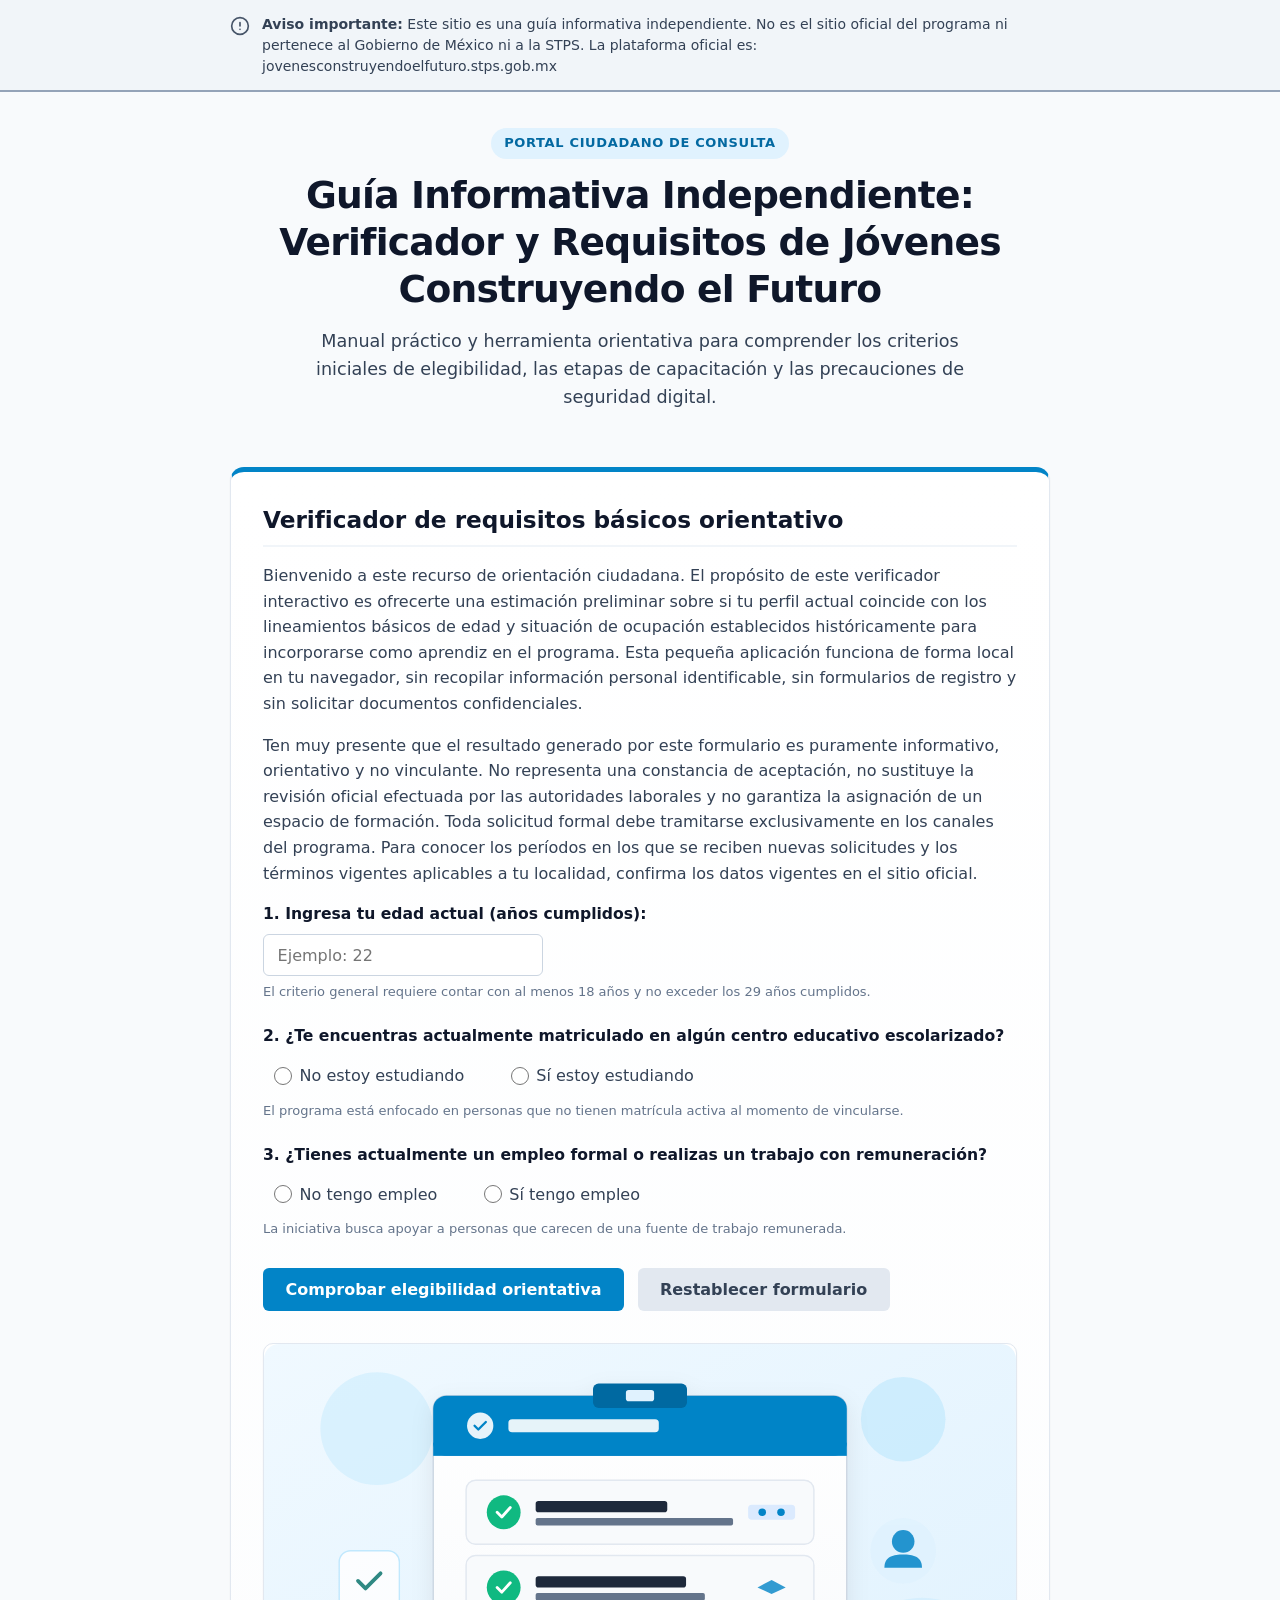
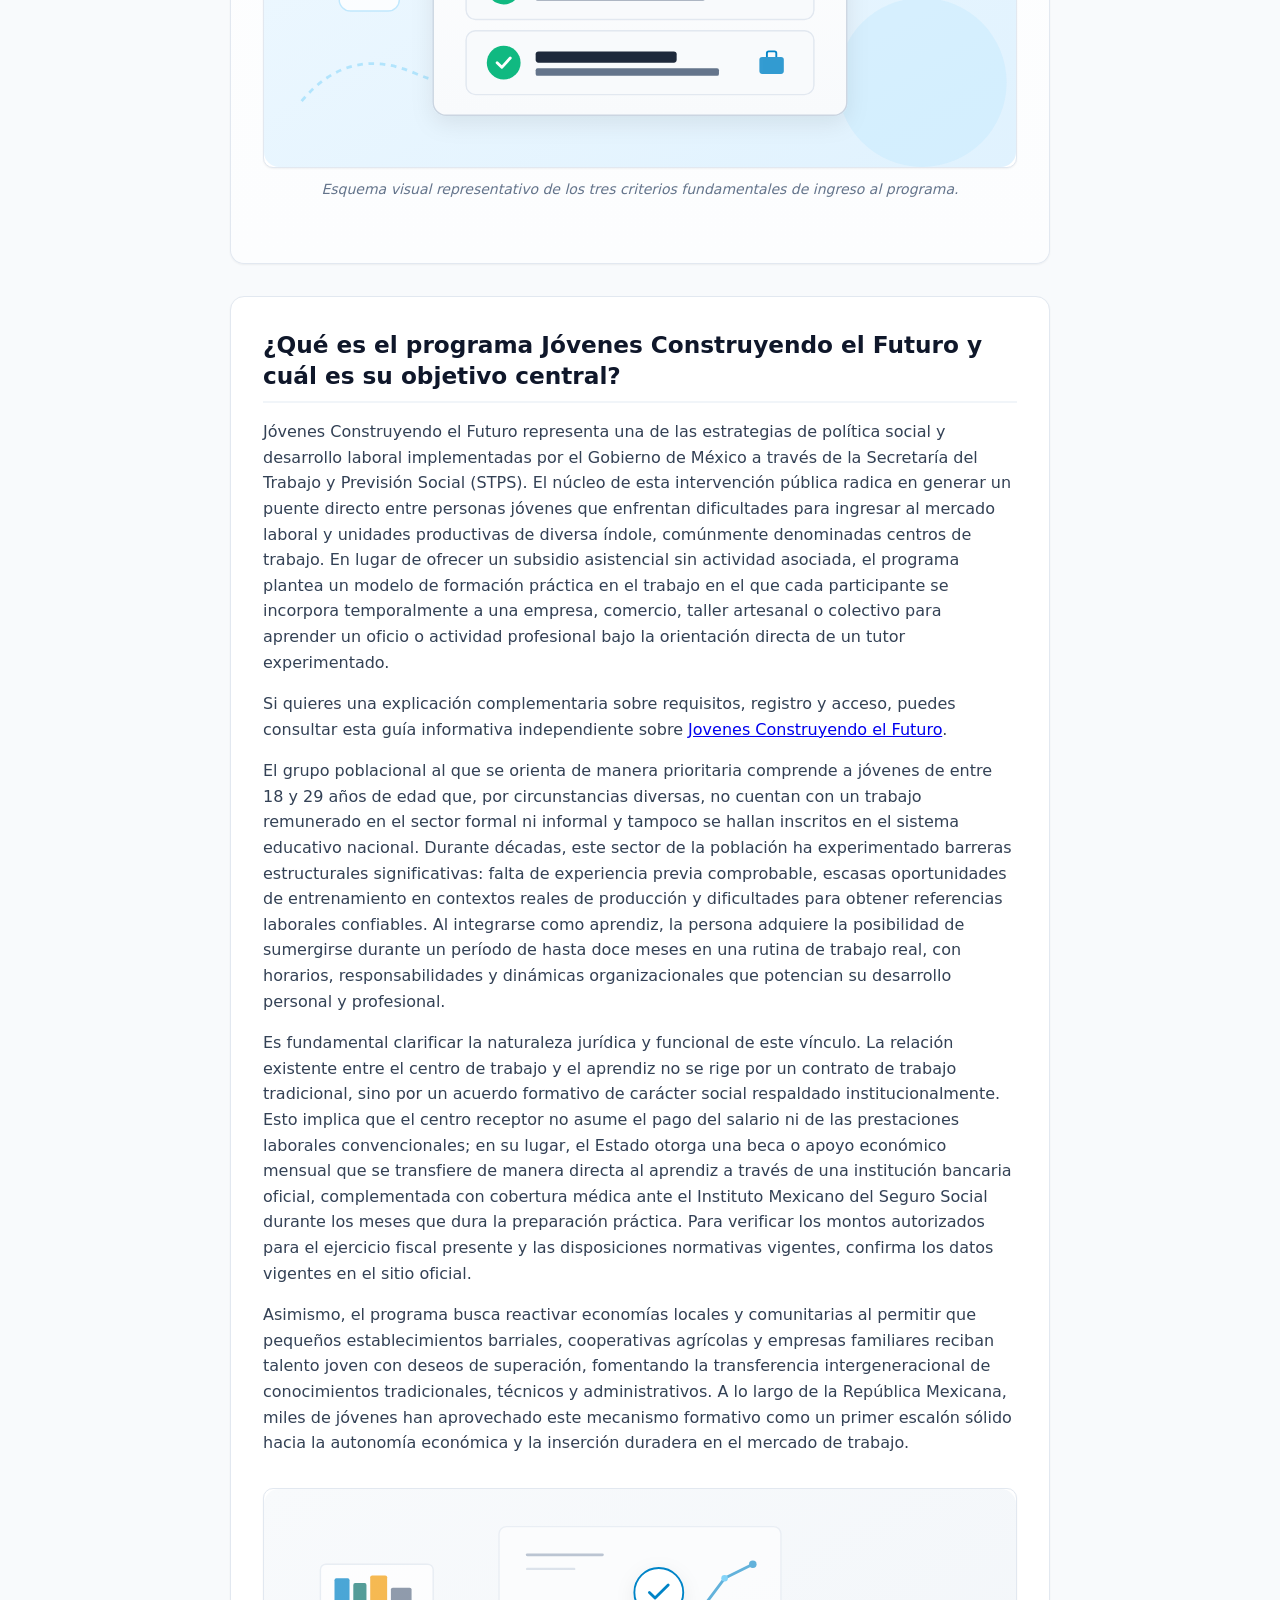
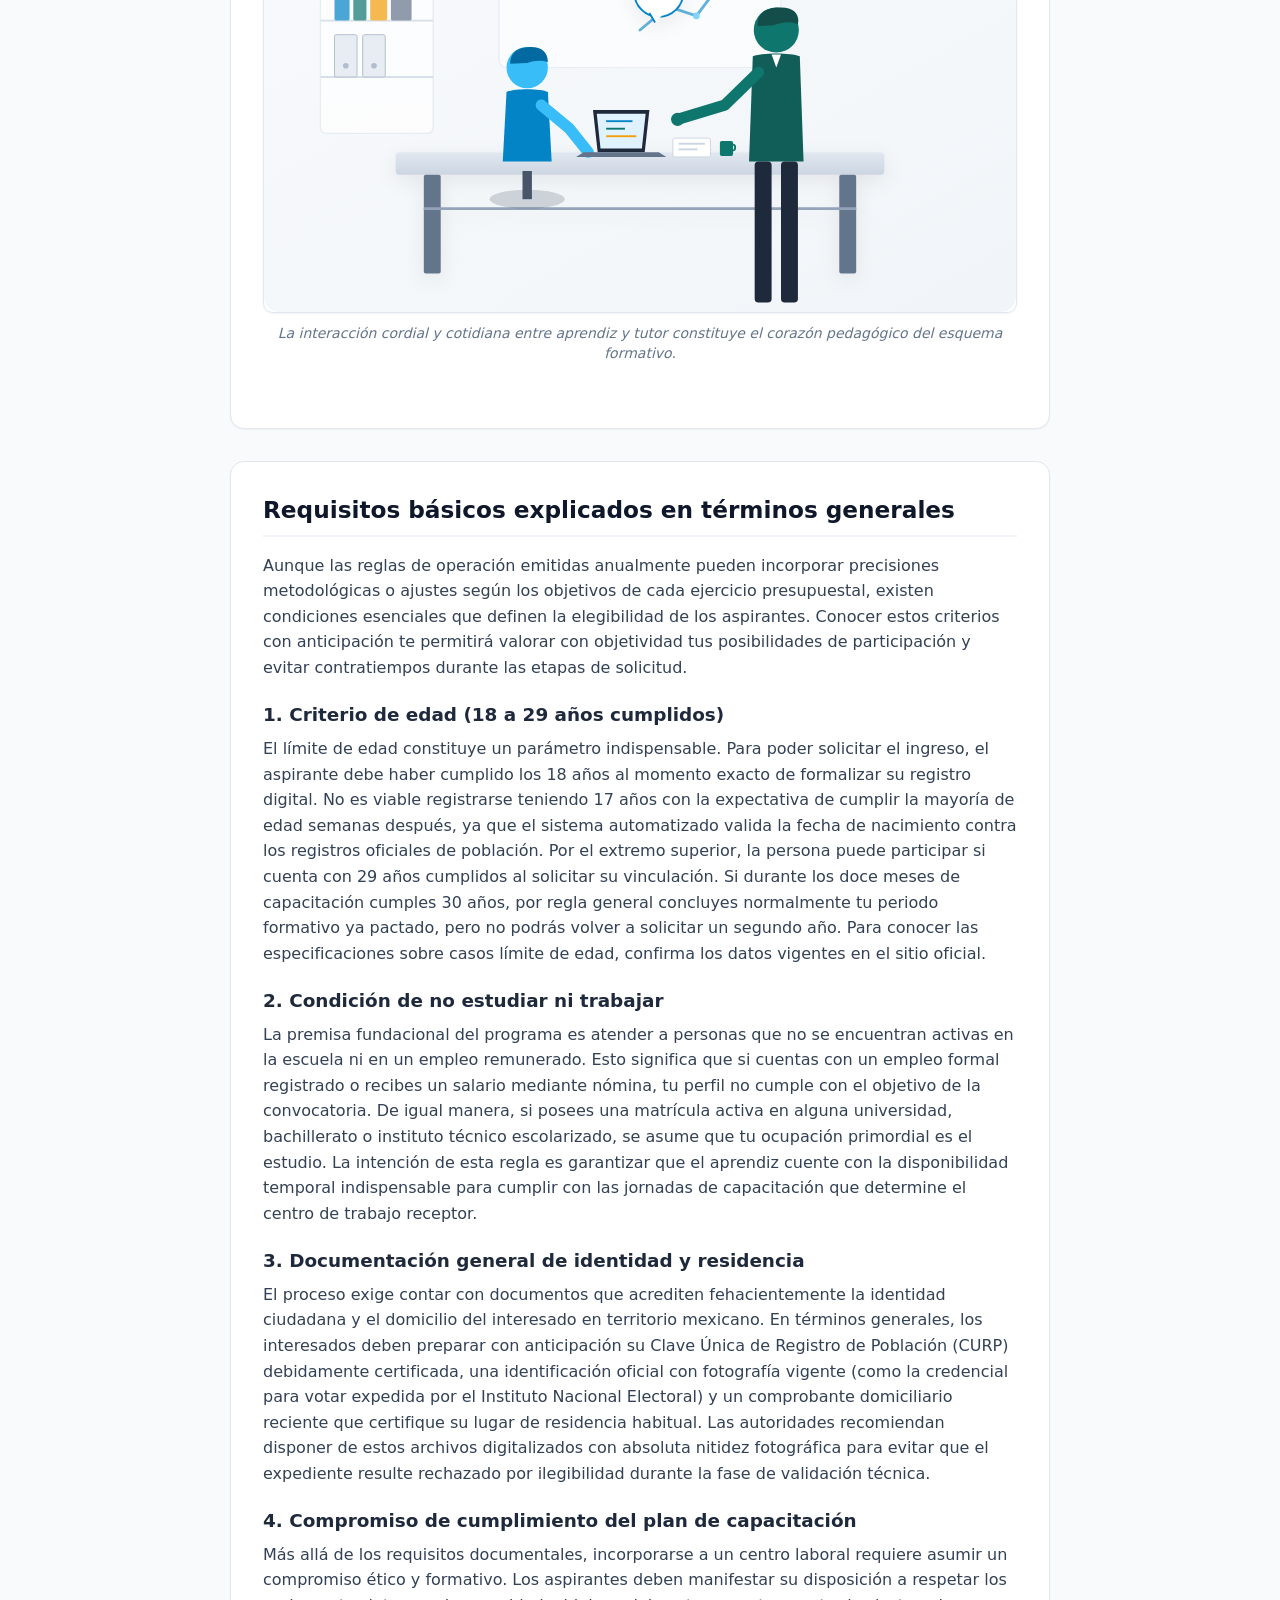
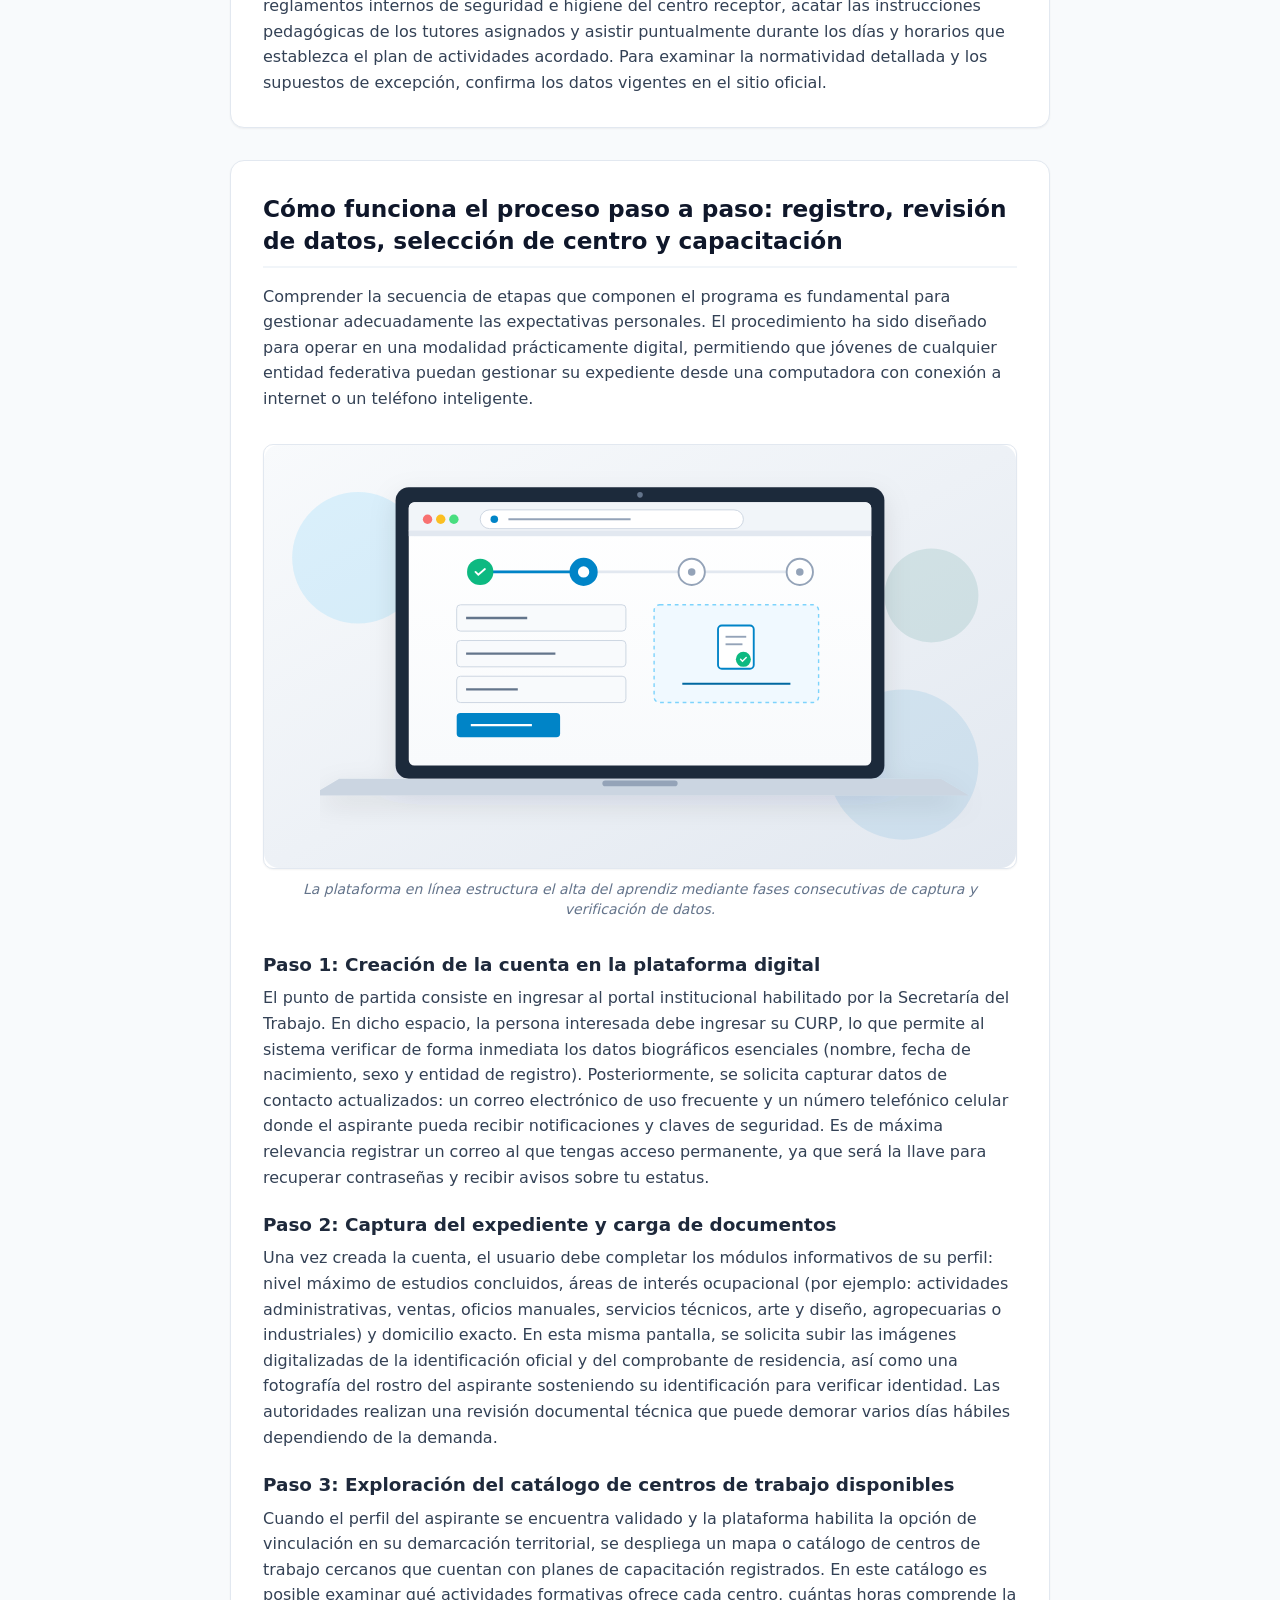
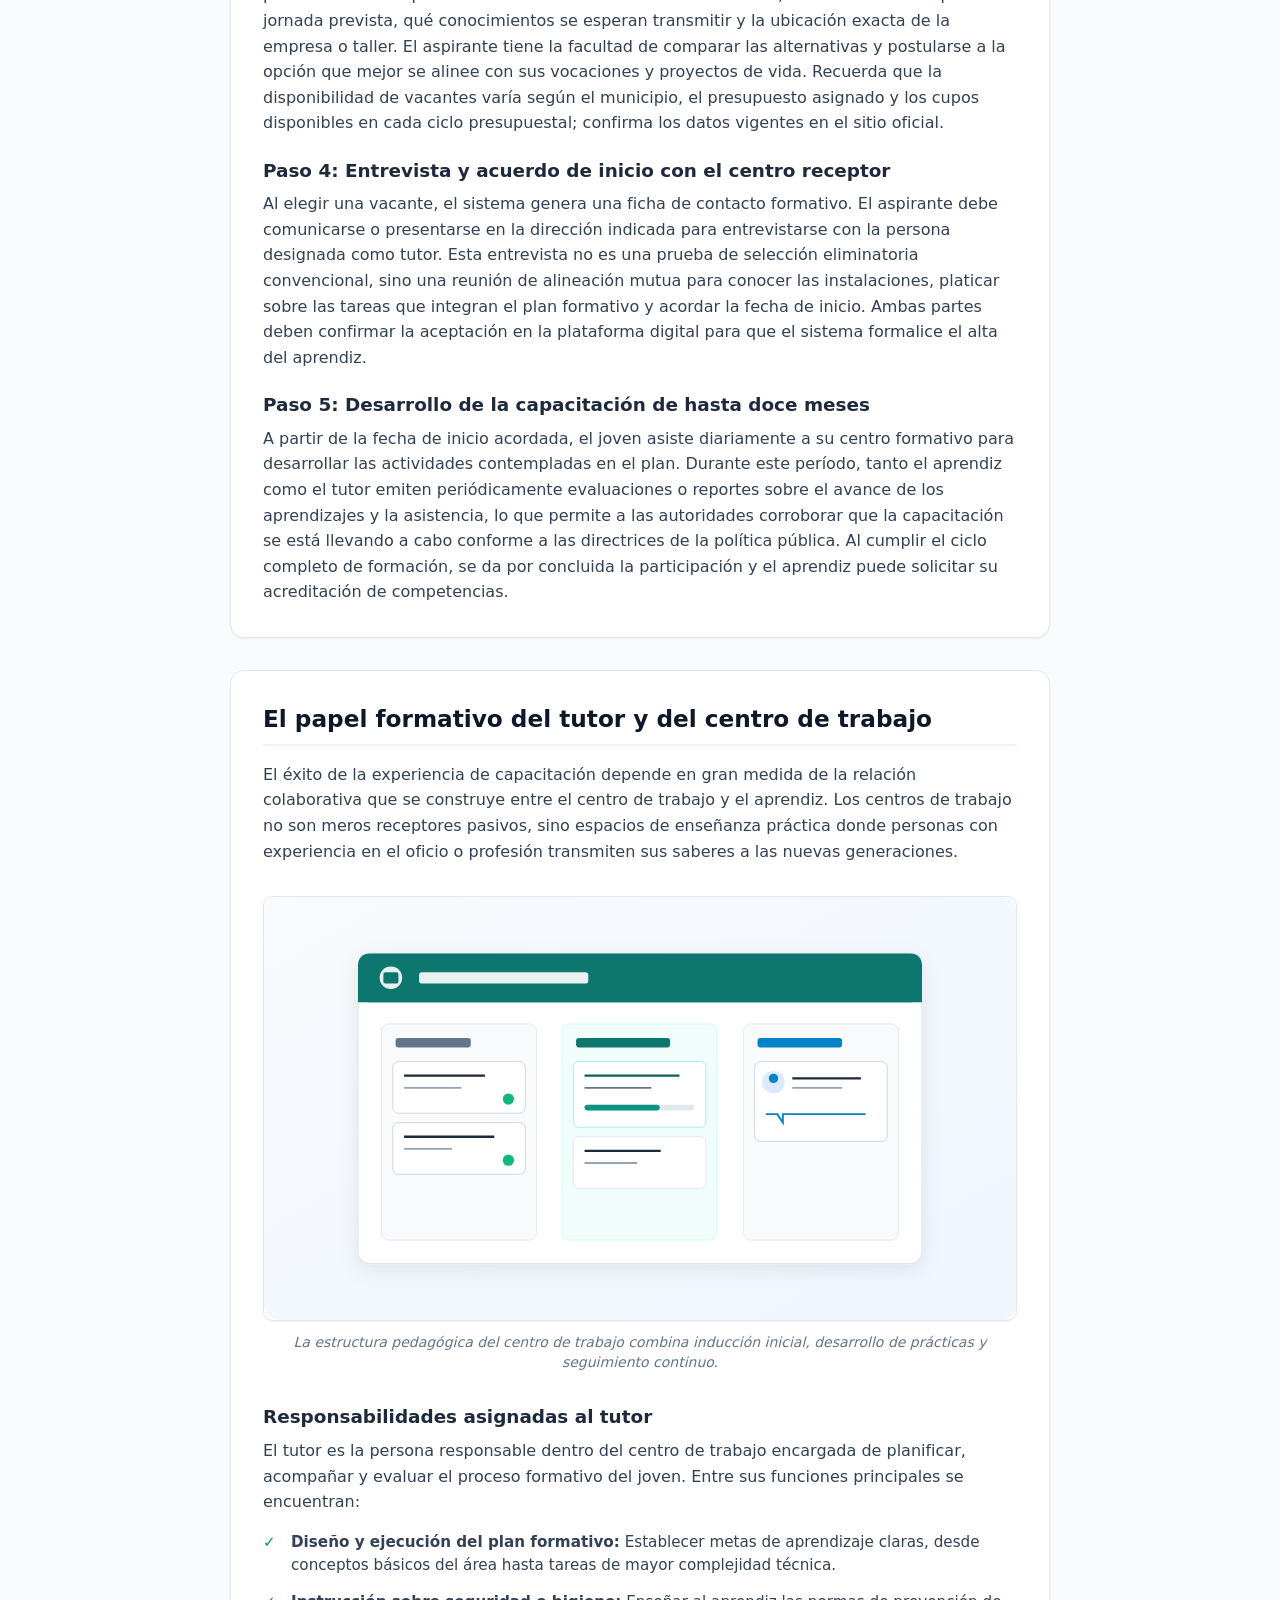
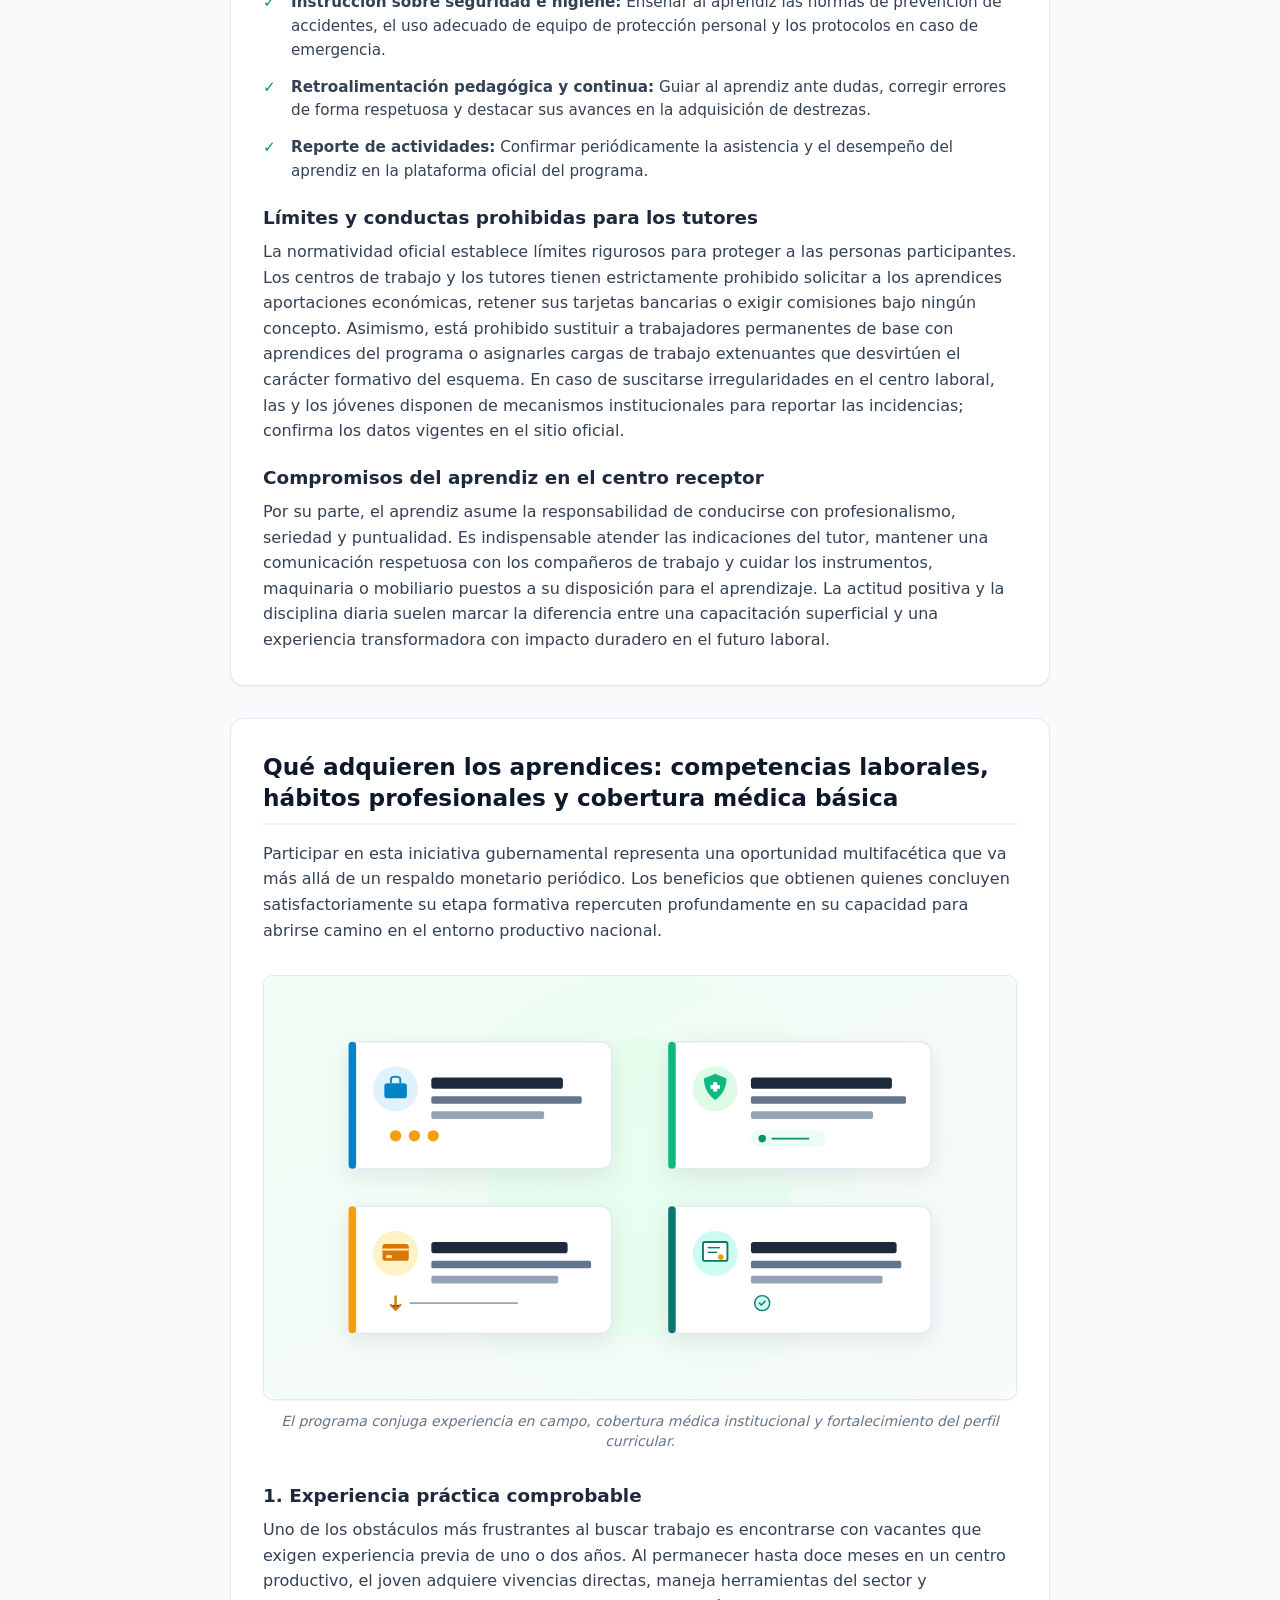
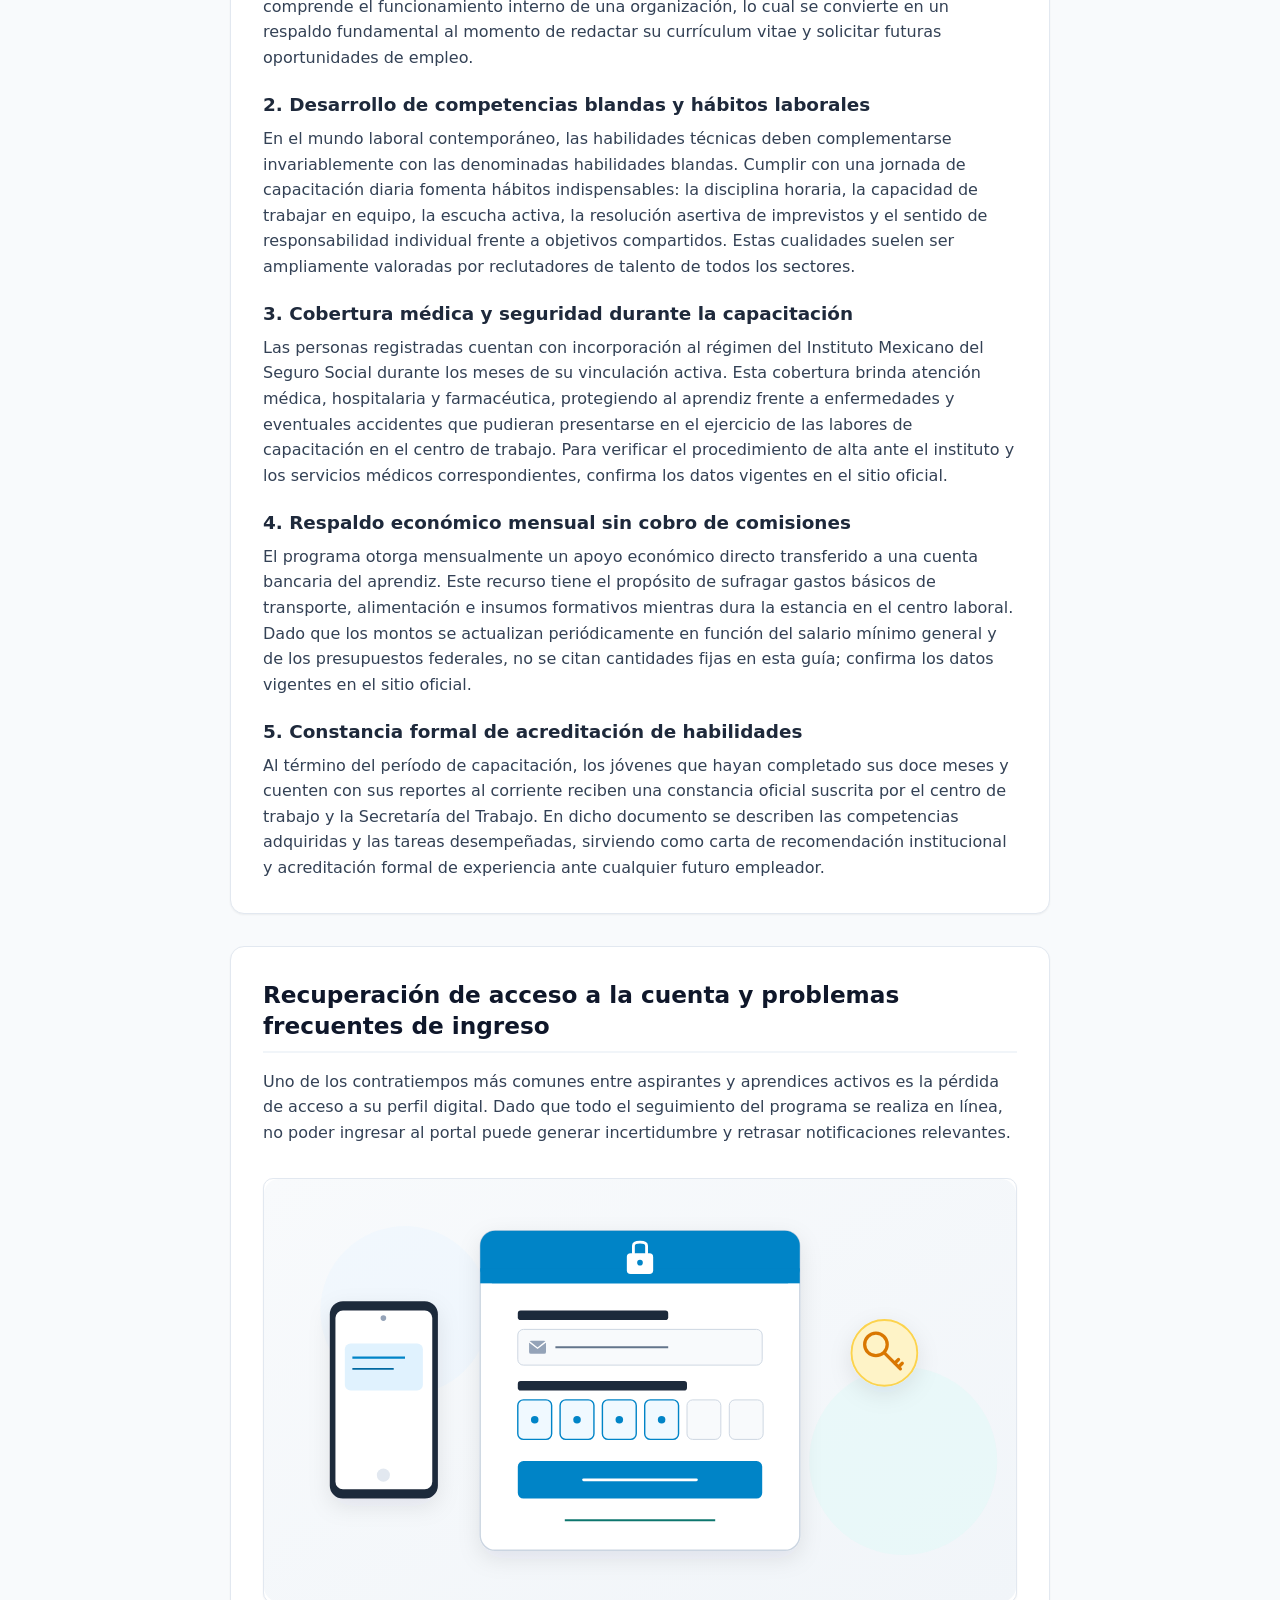
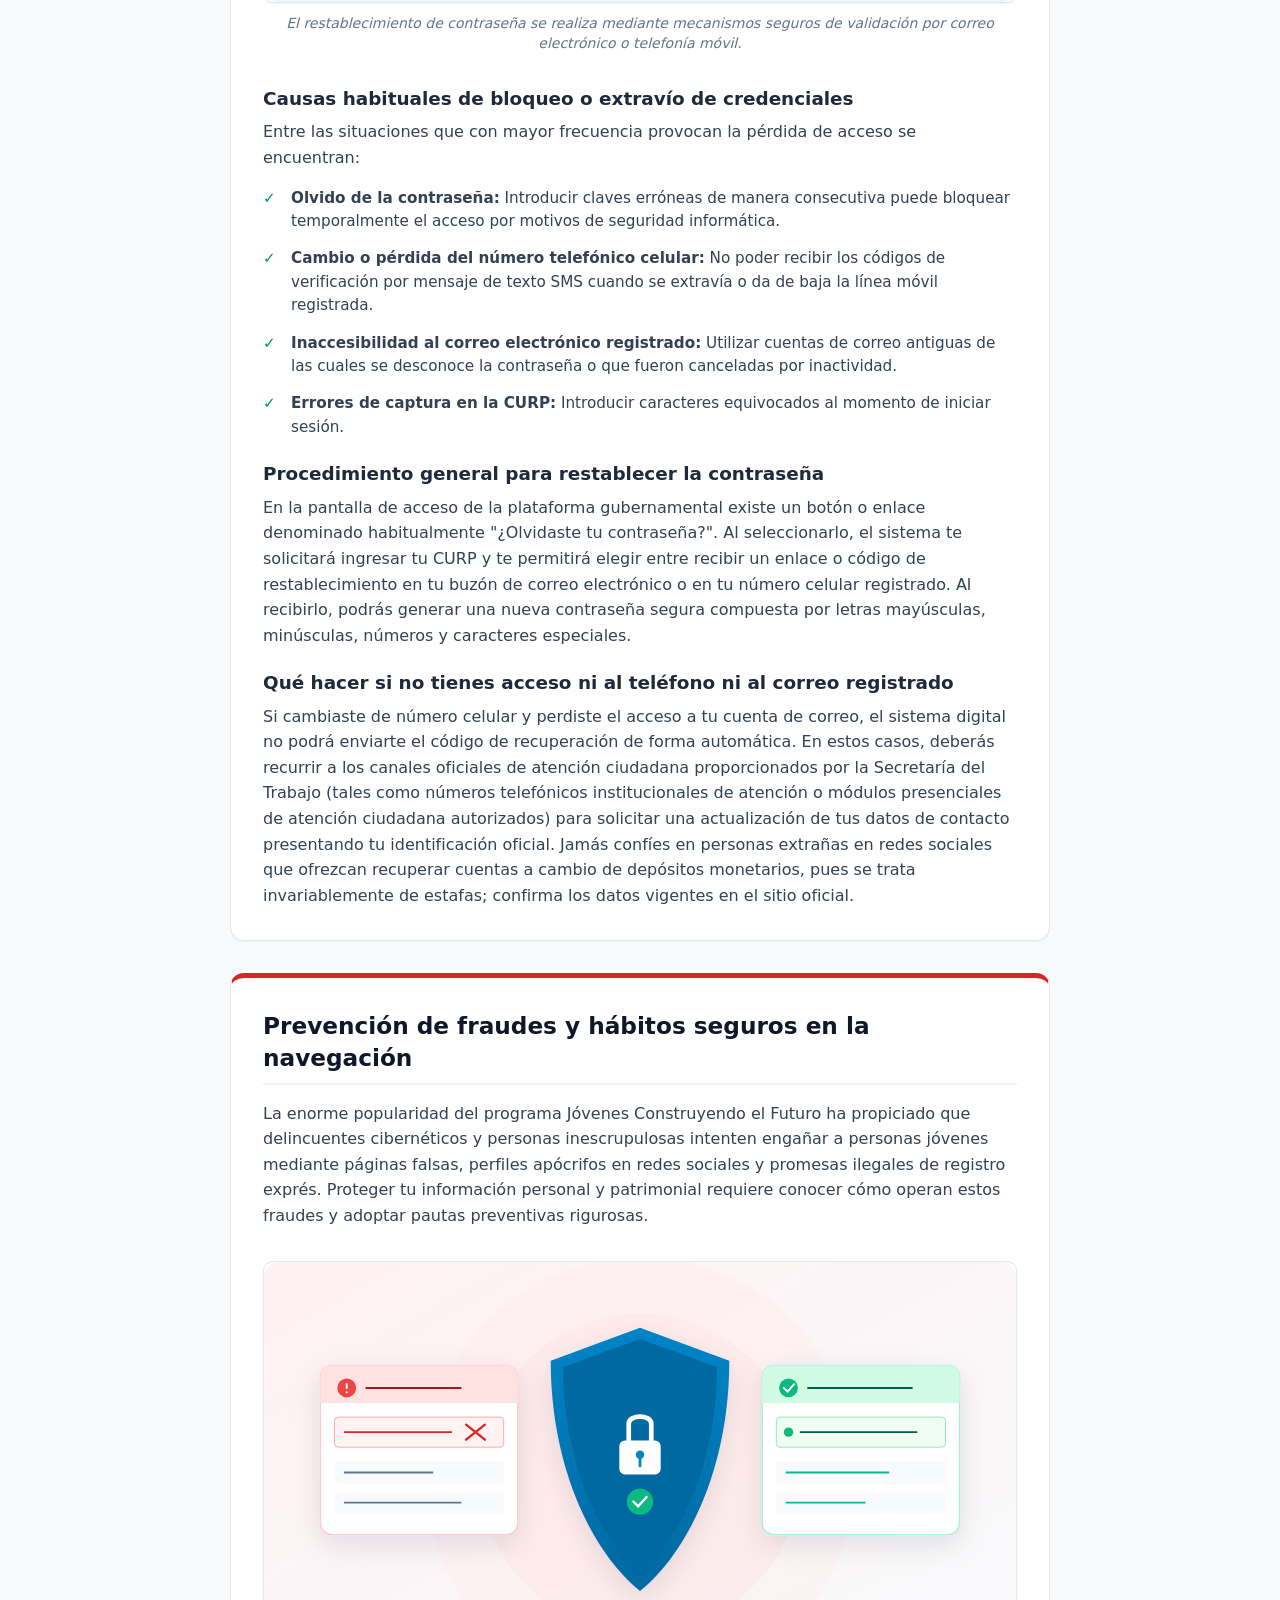
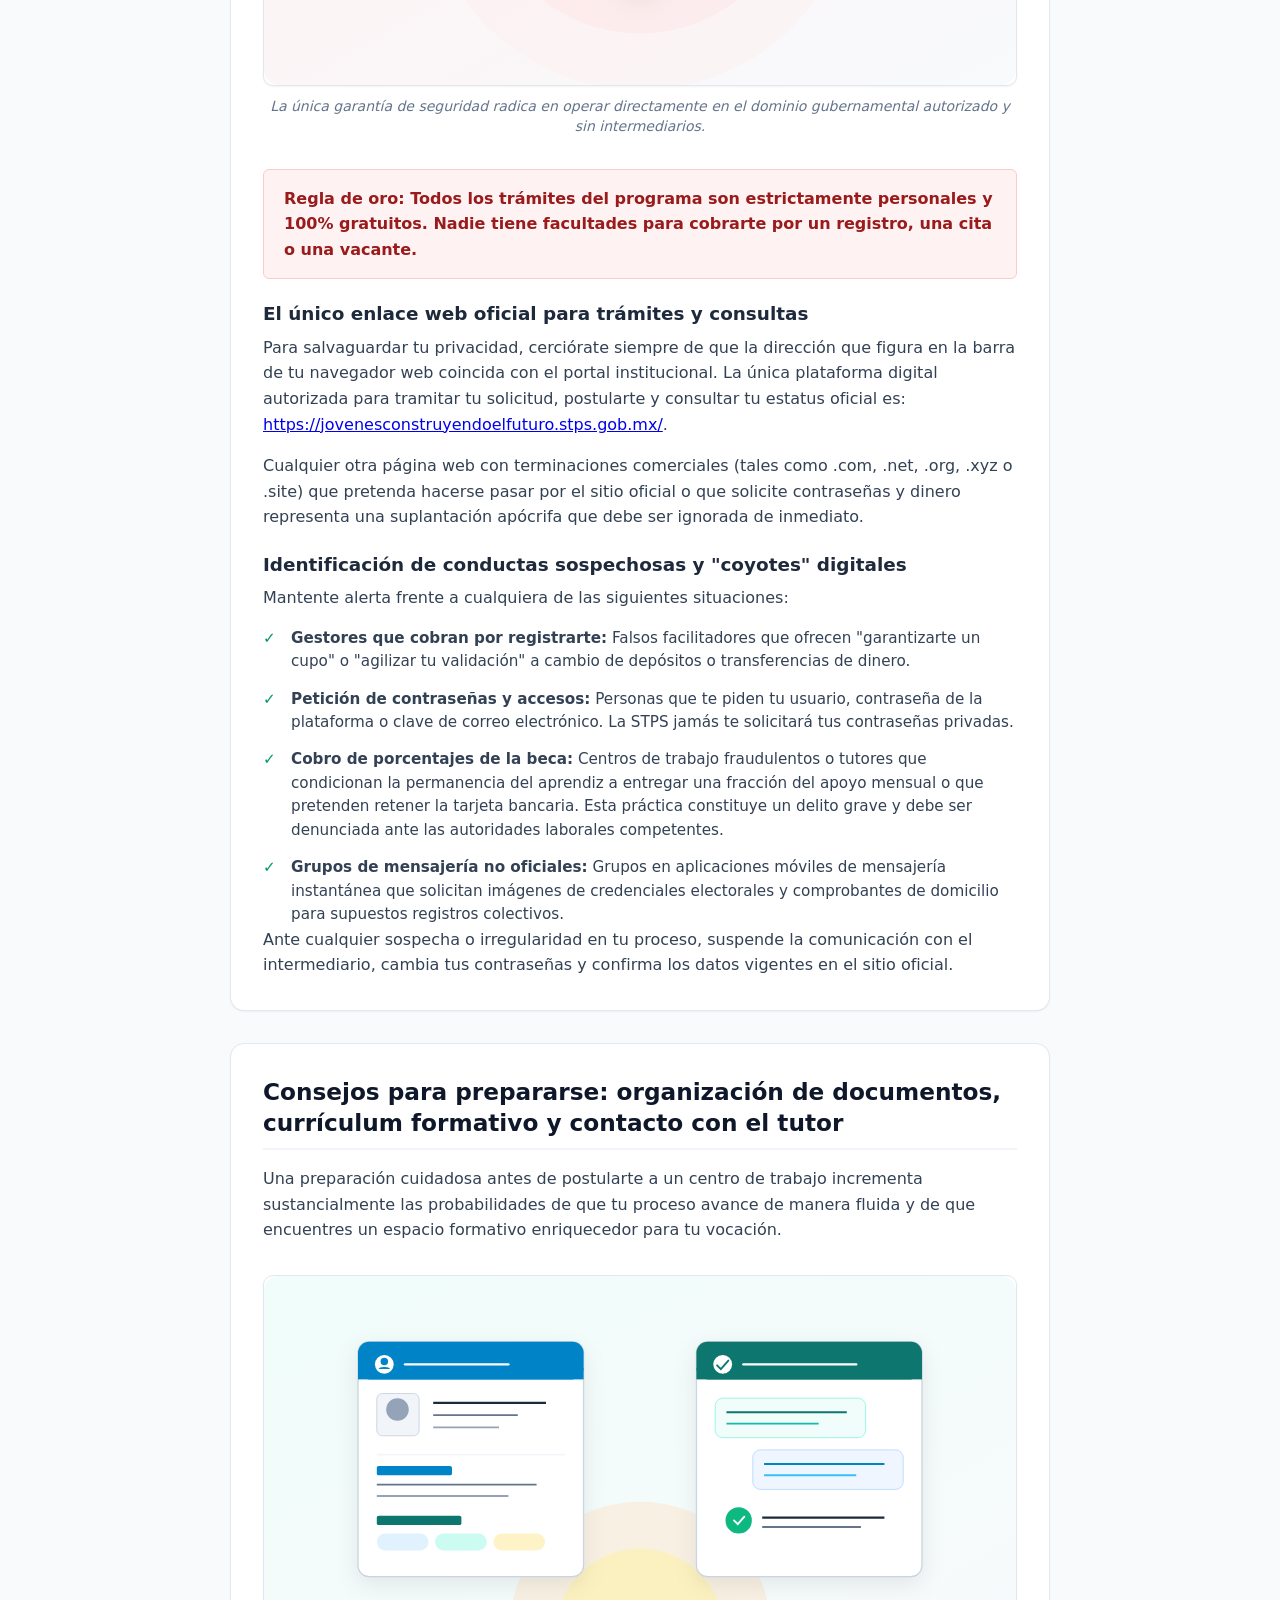
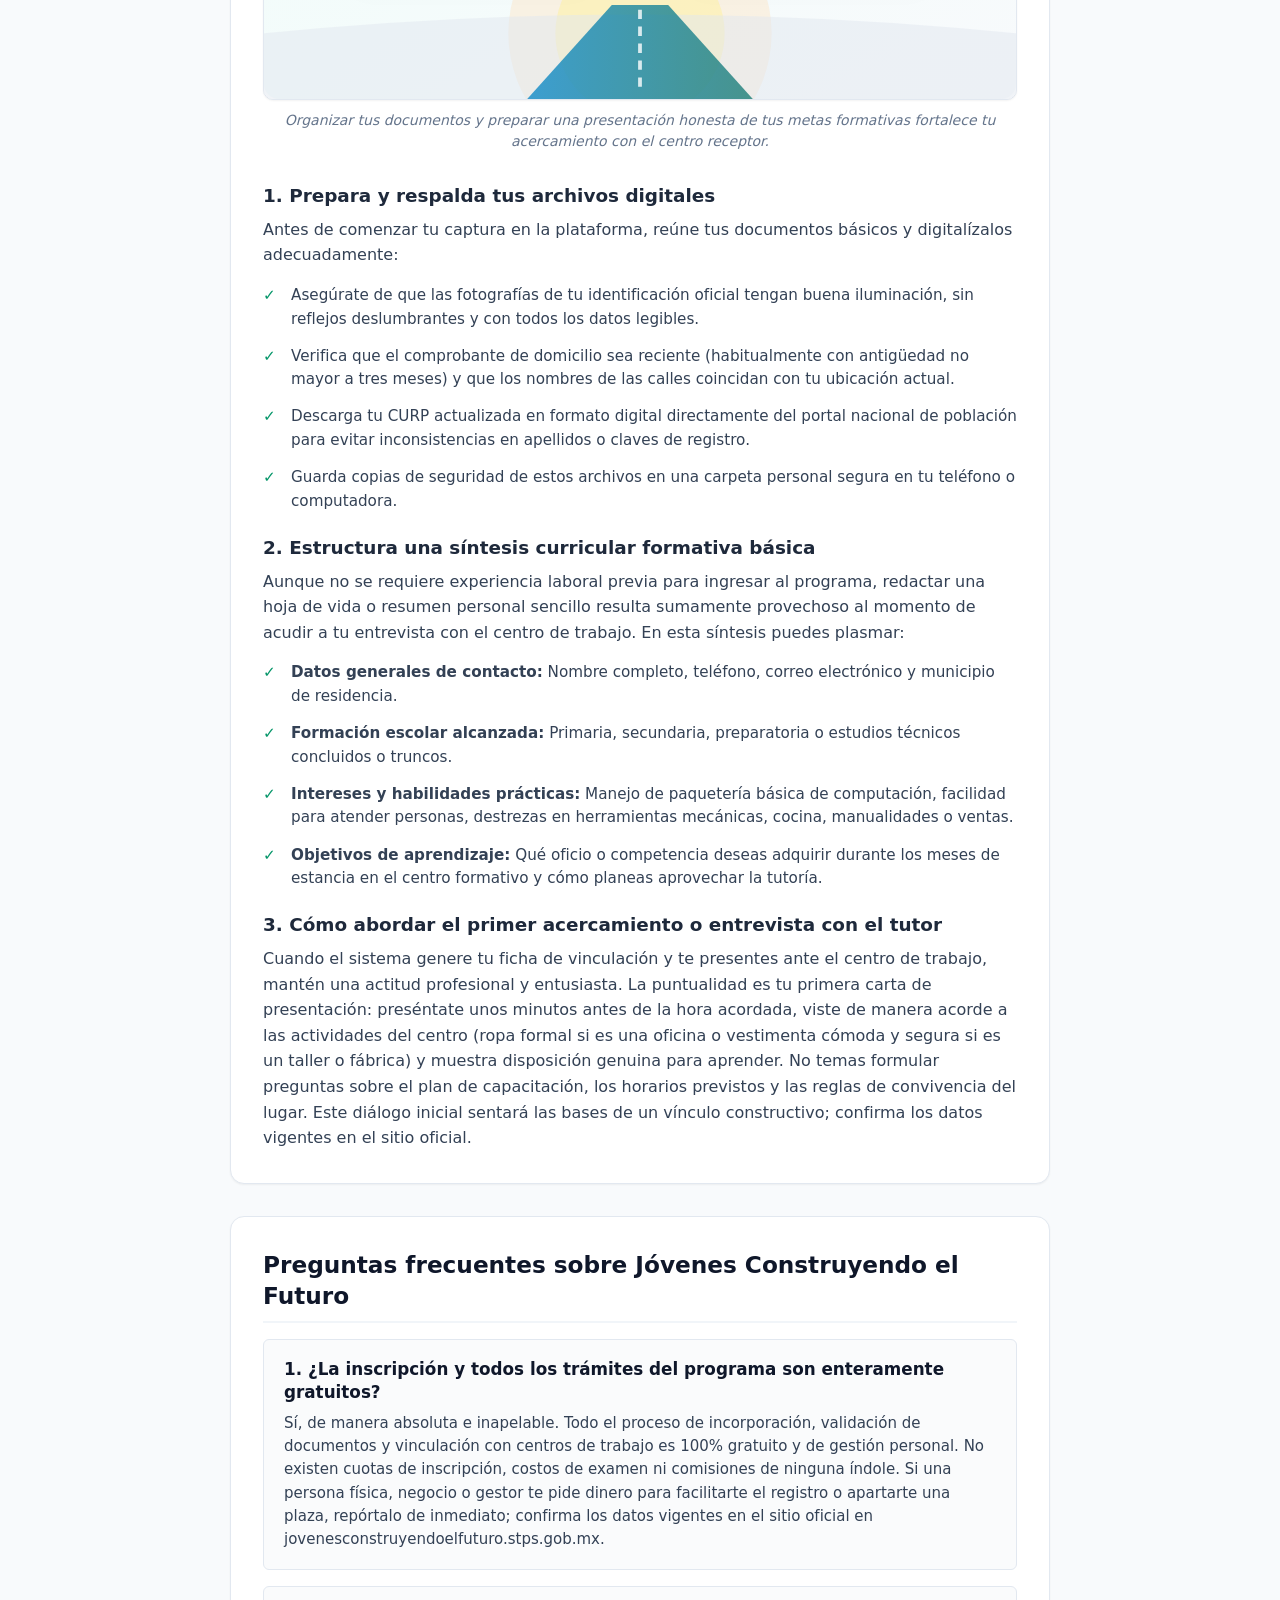
<file: index.html>
<!DOCTYPE html>
<html lang="es">
<head>
  <meta charset="UTF-8">
  <meta name="viewport" content="width=device-width, initial-scale=1.0">
  <title>Guía de requisitos: Jóvenes Construyendo el Futuro</title>
  <meta name="description" content="Consulta esta completa guía independiente sobre requisitos, verificador de edad y ocupación, y el proceso de Jóvenes Construyendo el Futuro en México.">
  <meta name="robots" content="index, follow">
  <link rel="canonical" href="https://jovenesconstruyendoelfuturo.github.io/guia-jovenes-construyendo-el-futuro/">

  <!-- Metadatos Open Graph para redes sociales -->
  <meta property="og:locale" content="es_MX">
  <meta property="og:type" content="website">
  <meta property="og:title" content="Guía de requisitos: Jóvenes Construyendo el Futuro">
  <meta property="og:description" content="Consulta esta completa guía independiente sobre requisitos, verificador de edad y ocupación, y el proceso de Jóvenes Construyendo el Futuro en México.">
  <meta property="og:url" content="https://jovenesconstruyendoelfuturo.github.io/guia-jovenes-construyendo-el-futuro/">
  <meta property="og:site_name" content="Guía Informativa Independiente">
  <meta property="og:image" content="https://jovenesconstruyendoelfuturo.github.io/guia-jovenes-construyendo-el-futuro/images/og-guia-independiente.png">
  <meta property="og:image:width" content="1200">
  <meta property="og:image:height" content="630">
  <meta property="og:image:alt" content="Ilustración editorial de la guía independiente sobre requisitos y orientación de capacitación laboral">

  <link rel="stylesheet" href="style.css">
</head>
<body>

  <!-- Aviso Legal Superior Obligatorio (Texto plano para el dominio oficial) -->
  <aside class="disclaimer-banner disclaimer-top" role="complementary" aria-label="Aviso legal inicial">
    <div class="container">
      <div class="disclaimer-content">
        <svg class="disclaimer-icon" viewBox="0 0 24 24" fill="none" stroke="currentColor" stroke-width="2" stroke-linecap="round" stroke-linejoin="round" aria-hidden="true">
          <circle cx="12" cy="12" r="10"></circle>
          <line x1="12" y1="8" x2="12" y2="12"></line>
          <line x1="12" y1="16" x2="12.01" y2="16"></line>
        </svg>
        <p><strong>Aviso importante:</strong> Este sitio es una guía informativa independiente. No es el sitio oficial del programa ni pertenece al Gobierno de México ni a la STPS. La plataforma oficial es: jovenesconstruyendoelfuturo.stps.gob.mx</p>
      </div>
    </div>
  </aside>

  <!-- Encabezado Principal con H1 único -->
  <header class="site-header">
    <div class="container">
      <span class="badge-tag">Portal Ciudadano de Consulta</span>
      <h1>Guía Informativa Independiente: Verificador y Requisitos de Jóvenes Construyendo el Futuro</h1>
      <p class="lead">Manual práctico y herramienta orientativa para comprender los criterios iniciales de elegibilidad, las etapas de capacitación y las precauciones de seguridad digital.</p>
    </div>
  </header>

  <!-- Contenido Principal Estructurado -->
  <main class="site-main">
    <div class="container">

      <!-- SECCIÓN 1: Introducción y Herramienta Verificadora -->
      <section class="content-card tool-card" id="verificador" aria-labelledby="titulo-seccion-1">
        <h2 id="titulo-seccion-1">Verificador de requisitos básicos orientativo</h2>
        <p>
          Bienvenido a este recurso de orientación ciudadana. El propósito de este verificador interactivo es ofrecerte una estimación preliminar sobre si tu perfil actual coincide con los lineamientos básicos de edad y situación de ocupación establecidos históricamente para incorporarse como aprendiz en el programa. Esta pequeña aplicación funciona de forma local en tu navegador, sin recopilar información personal identificable, sin formularios de registro y sin solicitar documentos confidenciales.
        </p>
        <p>
          Ten muy presente que el resultado generado por este formulario es puramente informativo, orientativo y no vinculante. No representa una constancia de aceptación, no sustituye la revisión oficial efectuada por las autoridades laborales y no garantiza la asignación de un espacio de formación. Toda solicitud formal debe tramitarse exclusivamente en los canales del programa. Para conocer los períodos en los que se reciben nuevas solicitudes y los términos vigentes aplicables a tu localidad, confirma los datos vigentes en el sitio oficial.
        </p>

        <!-- Formulario del Verificador -->
        <form id="form-verificador" novalidate>
          <div class="form-group">
            <label for="edad" class="form-label">1. Ingresa tu edad actual (años cumplidos):</label>
            <input type="number" id="edad" name="edad" class="form-input" min="1" max="110" placeholder="Ejemplo: 22" required>
            <span class="form-hint">El criterio general requiere contar con al menos 18 años y no exceder los 29 años cumplidos.</span>
          </div>

          <div class="form-group">
            <label class="form-label">2. ¿Te encuentras actualmente matriculado en algún centro educativo escolarizado?</label>
            <div class="radio-group" role="radiogroup" aria-label="Condición de estudio actual">
              <label class="radio-label" for="estudia-no">
                <input type="radio" id="estudia-no" name="estudia" value="no" required> No estoy estudiando
              </label>
              <label class="radio-label" for="estudia-si">
                <input type="radio" id="estudia-si" name="estudia" value="si" required> Sí estoy estudiando
              </label>
            </div>
            <span class="form-hint">El programa está enfocado en personas que no tienen matrícula activa al momento de vincularse.</span>
          </div>

          <div class="form-group">
            <label class="form-label">3. ¿Tienes actualmente un empleo formal o realizas un trabajo con remuneración?</label>
            <div class="radio-group" role="radiogroup" aria-label="Condición laboral actual">
              <label class="radio-label" for="trabaja-no">
                <input type="radio" id="trabaja-no" name="trabaja" value="no" required> No tengo empleo
              </label>
              <label class="radio-label" for="trabaja-si">
                <input type="radio" id="trabaja-si" name="trabaja" value="si" required> Sí tengo empleo
              </label>
            </div>
            <span class="form-hint">La iniciativa busca apoyar a personas que carecen de una fuente de trabajo remunerada.</span>
          </div>

          <div class="form-actions">
            <button type="submit" class="btn btn-primary" id="btn-comprobar">Comprobar elegibilidad orientativa</button>
            <button type="button" class="btn btn-secondary" id="btn-limpiar">Restablecer formulario</button>
          </div>
        </form>

        <div id="resultado" class="resultado-box" aria-live="polite" hidden></div>

        <!-- Imagen 1: Requisitos básicos y verificación -->
        <figure class="content-illustration">
          <img src="images/requisitos-basicos.svg" alt="Ilustración esquemática sobre el tablero de requisitos básicos de edad y ocupación" width="800" height="450">
          <figcaption>Esquema visual representativo de los tres criterios fundamentales de ingreso al programa.</figcaption>
        </figure>
      </section>


      <!-- SECCIÓN 2: Qué es el programa y a quiénes está dirigido (CON ENLACE EN PÁRRAFO 2) -->
      <article class="content-card" id="que-es-el-programa" aria-labelledby="titulo-seccion-2">
        <h2 id="titulo-seccion-2">¿Qué es el programa Jóvenes Construyendo el Futuro y cuál es su objetivo central?</h2>
        <p>
          Jóvenes Construyendo el Futuro representa una de las estrategias de política social y desarrollo laboral implementadas por el Gobierno de México a través de la Secretaría del Trabajo y Previsión Social (STPS). El núcleo de esta intervención pública radica en generar un puente directo entre personas jóvenes que enfrentan dificultades para ingresar al mercado laboral y unidades productivas de diversa índole, comúnmente denominadas centros de trabajo. En lugar de ofrecer un subsidio asistencial sin actividad asociada, el programa plantea un modelo de formación práctica en el trabajo en el que cada participante se incorpora temporalmente a una empresa, comercio, taller artesanal o colectivo para aprender un oficio o actividad profesional bajo la orientación directa de un tutor experimentado.
        </p>
        <p>
          Si quieres una explicación complementaria sobre requisitos, registro y acceso, puedes consultar esta guía informativa independiente sobre <a href="https://jovenesconstruyendoelfuturoguia.com.mx/">Jovenes Construyendo el Futuro</a>.
        </p>
        <p>
          El grupo poblacional al que se orienta de manera prioritaria comprende a jóvenes de entre 18 y 29 años de edad que, por circunstancias diversas, no cuentan con un trabajo remunerado en el sector formal ni informal y tampoco se hallan inscritos en el sistema educativo nacional. Durante décadas, este sector de la población ha experimentado barreras estructurales significativas: falta de experiencia previa comprobable, escasas oportunidades de entrenamiento en contextos reales de producción y dificultades para obtener referencias laborales confiables. Al integrarse como aprendiz, la persona adquiere la posibilidad de sumergirse durante un período de hasta doce meses en una rutina de trabajo real, con horarios, responsabilidades y dinámicas organizacionales que potencian su desarrollo personal y profesional.
        </p>
        <p>
          Es fundamental clarificar la naturaleza jurídica y funcional de este vínculo. La relación existente entre el centro de trabajo y el aprendiz no se rige por un contrato de trabajo tradicional, sino por un acuerdo formativo de carácter social respaldado institucionalmente. Esto implica que el centro receptor no asume el pago del salario ni de las prestaciones laborales convencionales; en su lugar, el Estado otorga una beca o apoyo económico mensual que se transfiere de manera directa al aprendiz a través de una institución bancaria oficial, complementada con cobertura médica ante el Instituto Mexicano del Seguro Social durante los meses que dura la preparación práctica. Para verificar los montos autorizados para el ejercicio fiscal presente y las disposiciones normativas vigentes, confirma los datos vigentes en el sitio oficial.
        </p>
        <p>
          Asimismo, el programa busca reactivar economías locales y comunitarias al permitir que pequeños establecimientos barriales, cooperativas agrícolas y empresas familiares reciban talento joven con deseos de superación, fomentando la transferencia intergeneracional de conocimientos tradicionales, técnicos y administrativos. A lo largo de la República Mexicana, miles de jóvenes han aprovechado este mecanismo formativo como un primer escalón sólido hacia la autonomía económica y la inserción duradera en el mercado de trabajo.
        </p>

        <!-- Imagen 2: Mentor y aprendiz en capacitación -->
        <figure class="content-illustration">
          <img src="images/capacitacion-tutor-aprendiz.svg" alt="Ilustración de un tutor profesional guiando a una persona joven en su proceso de aprendizaje laboral" width="800" height="450" loading="lazy">
          <figcaption>La interacción cordial y cotidiana entre aprendiz y tutor constituye el corazón pedagógico del esquema formativo.</figcaption>
        </figure>
      </article>


      <!-- SECCIÓN 3: Requisitos básicos explicados en términos generales -->
      <section class="content-card" id="requisitos-generales" aria-labelledby="titulo-seccion-3">
        <h2 id="titulo-seccion-3">Requisitos básicos explicados en términos generales</h2>
        <p>
          Aunque las reglas de operación emitidas anualmente pueden incorporar precisiones metodológicas o ajustes según los objetivos de cada ejercicio presupuestal, existen condiciones esenciales que definen la elegibilidad de los aspirantes. Conocer estos criterios con anticipación te permitirá valorar con objetividad tus posibilidades de participación y evitar contratiempos durante las etapas de solicitud.
        </p>

        <h3>1. Criterio de edad (18 a 29 años cumplidos)</h3>
        <p>
          El límite de edad constituye un parámetro indispensable. Para poder solicitar el ingreso, el aspirante debe haber cumplido los 18 años al momento exacto de formalizar su registro digital. No es viable registrarse teniendo 17 años con la expectativa de cumplir la mayoría de edad semanas después, ya que el sistema automatizado valida la fecha de nacimiento contra los registros oficiales de población. Por el extremo superior, la persona puede participar si cuenta con 29 años cumplidos al solicitar su vinculación. Si durante los doce meses de capacitación cumples 30 años, por regla general concluyes normalmente tu periodo formativo ya pactado, pero no podrás volver a solicitar un segundo año. Para conocer las especificaciones sobre casos límite de edad, confirma los datos vigentes en el sitio oficial.
        </p>

        <h3>2. Condición de no estudiar ni trabajar</h3>
        <p>
          La premisa fundacional del programa es atender a personas que no se encuentran activas en la escuela ni en un empleo remunerado. Esto significa que si cuentas con un empleo formal registrado o recibes un salario mediante nómina, tu perfil no cumple con el objetivo de la convocatoria. De igual manera, si posees una matrícula activa en alguna universidad, bachillerato o instituto técnico escolarizado, se asume que tu ocupación primordial es el estudio. La intención de esta regla es garantizar que el aprendiz cuente con la disponibilidad temporal indispensable para cumplir con las jornadas de capacitación que determine el centro de trabajo receptor.
        </p>

        <h3>3. Documentación general de identidad y residencia</h3>
        <p>
          El proceso exige contar con documentos que acrediten fehacientemente la identidad ciudadana y el domicilio del interesado en territorio mexicano. En términos generales, los interesados deben preparar con anticipación su Clave Única de Registro de Población (CURP) debidamente certificada, una identificación oficial con fotografía vigente (como la credencial para votar expedida por el Instituto Nacional Electoral) y un comprobante domiciliario reciente que certifique su lugar de residencia habitual. Las autoridades recomiendan disponer de estos archivos digitalizados con absoluta nitidez fotográfica para evitar que el expediente resulte rechazado por ilegibilidad durante la fase de validación técnica.
        </p>

        <h3>4. Compromiso de cumplimiento del plan de capacitación</h3>
        <p>
          Más allá de los requisitos documentales, incorporarse a un centro laboral requiere asumir un compromiso ético y formativo. Los aspirantes deben manifestar su disposición a respetar los reglamentos internos de seguridad e higiene del centro receptor, acatar las instrucciones pedagógicas de los tutores asignados y asistir puntualmente durante los días y horarios que establezca el plan de actividades acordado. Para examinar la normatividad detallada y los supuestos de excepción, confirma los datos vigentes en el sitio oficial.
        </p>
      </section>


      <!-- SECCIÓN 4: Cómo funciona el proceso paso a paso -->
      <section class="content-card" id="proceso-paso-a-paso" aria-labelledby="titulo-seccion-4">
        <h2 id="titulo-seccion-4">Cómo funciona el proceso paso a paso: registro, revisión de datos, selección de centro y capacitación</h2>
        <p>
          Comprender la secuencia de etapas que componen el programa es fundamental para gestionar adecuadamente las expectativas personales. El procedimiento ha sido diseñado para operar en una modalidad prácticamente digital, permitiendo que jóvenes de cualquier entidad federativa puedan gestionar su expediente desde una computadora con conexión a internet o un teléfono inteligente.
        </p>

        <!-- Imagen 3: Registro en la plataforma -->
        <figure class="content-illustration">
          <img src="images/registro-plataforma.svg" alt="Ilustración del proceso de registro digital paso a paso en una computadora portátil" width="800" height="450" loading="lazy">
          <figcaption>La plataforma en línea estructura el alta del aprendiz mediante fases consecutivas de captura y verificación de datos.</figcaption>
        </figure>

        <h3>Paso 1: Creación de la cuenta en la plataforma digital</h3>
        <p>
          El punto de partida consiste en ingresar al portal institucional habilitado por la Secretaría del Trabajo. En dicho espacio, la persona interesada debe ingresar su CURP, lo que permite al sistema verificar de forma inmediata los datos biográficos esenciales (nombre, fecha de nacimiento, sexo y entidad de registro). Posteriormente, se solicita capturar datos de contacto actualizados: un correo electrónico de uso frecuente y un número telefónico celular donde el aspirante pueda recibir notificaciones y claves de seguridad. Es de máxima relevancia registrar un correo al que tengas acceso permanente, ya que será la llave para recuperar contraseñas y recibir avisos sobre tu estatus.
        </p>

        <h3>Paso 2: Captura del expediente y carga de documentos</h3>
        <p>
          Una vez creada la cuenta, el usuario debe completar los módulos informativos de su perfil: nivel máximo de estudios concluidos, áreas de interés ocupacional (por ejemplo: actividades administrativas, ventas, oficios manuales, servicios técnicos, arte y diseño, agropecuarias o industriales) y domicilio exacto. En esta misma pantalla, se solicita subir las imágenes digitalizadas de la identificación oficial y del comprobante de residencia, así como una fotografía del rostro del aspirante sosteniendo su identificación para verificar identidad. Las autoridades realizan una revisión documental técnica que puede demorar varios días hábiles dependiendo de la demanda.
        </p>

        <h3>Paso 3: Exploración del catálogo de centros de trabajo disponibles</h3>
        <p>
          Cuando el perfil del aspirante se encuentra validado y la plataforma habilita la opción de vinculación en su demarcación territorial, se despliega un mapa o catálogo de centros de trabajo cercanos que cuentan con planes de capacitación registrados. En este catálogo es posible examinar qué actividades formativas ofrece cada centro, cuántas horas comprende la jornada prevista, qué conocimientos se esperan transmitir y la ubicación exacta de la empresa o taller. El aspirante tiene la facultad de comparar las alternativas y postularse a la opción que mejor se alinee con sus vocaciones y proyectos de vida. Recuerda que la disponibilidad de vacantes varía según el municipio, el presupuesto asignado y los cupos disponibles en cada ciclo presupuestal; confirma los datos vigentes en el sitio oficial.
        </p>

        <h3>Paso 4: Entrevista y acuerdo de inicio con el centro receptor</h3>
        <p>
          Al elegir una vacante, el sistema genera una ficha de contacto formativo. El aspirante debe comunicarse o presentarse en la dirección indicada para entrevistarse con la persona designada como tutor. Esta entrevista no es una prueba de selección eliminatoria convencional, sino una reunión de alineación mutua para conocer las instalaciones, platicar sobre las tareas que integran el plan formativo y acordar la fecha de inicio. Ambas partes deben confirmar la aceptación en la plataforma digital para que el sistema formalice el alta del aprendiz.
        </p>

        <h3>Paso 5: Desarrollo de la capacitación de hasta doce meses</h3>
        <p>
          A partir de la fecha de inicio acordada, el joven asiste diariamente a su centro formativo para desarrollar las actividades contempladas en el plan. Durante este período, tanto el aprendiz como el tutor emiten periódicamente evaluaciones o reportes sobre el avance de los aprendizajes y la asistencia, lo que permite a las autoridades corroborar que la capacitación se está llevando a cabo conforme a las directrices de la política pública. Al cumplir el ciclo completo de formación, se da por concluida la participación y el aprendiz puede solicitar su acreditación de competencias.
        </p>
      </section>


      <!-- SECCIÓN 5: El papel formativo del tutor y del centro de trabajo -->
      <section class="content-card" id="rol-del-tutor" aria-labelledby="titulo-seccion-5">
        <h2 id="titulo-seccion-5">El papel formativo del tutor y del centro de trabajo</h2>
        <p>
          El éxito de la experiencia de capacitación depende en gran medida de la relación colaborativa que se construye entre el centro de trabajo y el aprendiz. Los centros de trabajo no son meros receptores pasivos, sino espacios de enseñanza práctica donde personas con experiencia en el oficio o profesión transmiten sus saberes a las nuevas generaciones.
        </p>

        <!-- Imagen 4: Rol del centro de trabajo y plan kanban -->
        <figure class="content-illustration">
          <img src="images/rol-centro-trabajo.svg" alt="Ilustración que muestra un tablero organizado con las distintas fases del plan formativo laboral" width="800" height="450" loading="lazy">
          <figcaption>La estructura pedagógica del centro de trabajo combina inducción inicial, desarrollo de prácticas y seguimiento continuo.</figcaption>
        </figure>

        <h3>Responsabilidades asignadas al tutor</h3>
        <p>
          El tutor es la persona responsable dentro del centro de trabajo encargada de planificar, acompañar y evaluar el proceso formativo del joven. Entre sus funciones principales se encuentran:
        </p>
        <ul class="security-points">
          <li><strong>Diseño y ejecución del plan formativo:</strong> Establecer metas de aprendizaje claras, desde conceptos básicos del área hasta tareas de mayor complejidad técnica.</li>
          <li><strong>Instrucción sobre seguridad e higiene:</strong> Enseñar al aprendiz las normas de prevención de accidentes, el uso adecuado de equipo de protección personal y los protocolos en caso de emergencia.</li>
          <li><strong>Retroalimentación pedagógica y continua:</strong> Guiar al aprendiz ante dudas, corregir errores de forma respetuosa y destacar sus avances en la adquisición de destrezas.</li>
          <li><strong>Reporte de actividades:</strong> Confirmar periódicamente la asistencia y el desempeño del aprendiz en la plataforma oficial del programa.</li>
        </ul>

        <h3>Límites y conductas prohibidas para los tutores</h3>
        <p>
          La normatividad oficial establece límites rigurosos para proteger a las personas participantes. Los centros de trabajo y los tutores tienen estrictamente prohibido solicitar a los aprendices aportaciones económicas, retener sus tarjetas bancarias o exigir comisiones bajo ningún concepto. Asimismo, está prohibido sustituir a trabajadores permanentes de base con aprendices del programa o asignarles cargas de trabajo extenuantes que desvirtúen el carácter formativo del esquema. En caso de suscitarse irregularidades en el centro laboral, las y los jóvenes disponen de mecanismos institucionales para reportar las incidencias; confirma los datos vigentes en el sitio oficial.
        </p>

        <h3>Compromisos del aprendiz en el centro receptor</h3>
        <p>
          Por su parte, el aprendiz asume la responsabilidad de conducirse con profesionalismo, seriedad y puntualidad. Es indispensable atender las indicaciones del tutor, mantener una comunicación respetuosa con los compañeros de trabajo y cuidar los instrumentos, maquinaria o mobiliario puestos a su disposición para el aprendizaje. La actitud positiva y la disciplina diaria suelen marcar la diferencia entre una capacitación superficial y una experiencia transformadora con impacto duradero en el futuro laboral.
        </p>
      </section>


      <!-- SECCIÓN 6: Qué adquieren los aprendices: experiencia, habilidades y cobertura médica -->
      <section class="content-card" id="beneficios-participantes" aria-labelledby="titulo-seccion-6">
        <h2 id="titulo-seccion-6">Qué adquieren los aprendices: competencias laborales, hábitos profesionales y cobertura médica básica</h2>
        <p>
          Participar en esta iniciativa gubernamental representa una oportunidad multifacética que va más allá de un respaldo monetario periódico. Los beneficios que obtienen quienes concluyen satisfactoriamente su etapa formativa repercuten profundamente en su capacidad para abrirse camino en el entorno productivo nacional.
        </p>

        <!-- Imagen 5: Beneficios del programa -->
        <figure class="content-illustration">
          <img src="images/beneficios-desarrollo.svg" alt="Ilustración con símbolos de experiencia profesional, respaldo médico, apoyo económico y constancia formativa" width="800" height="450" loading="lazy">
          <figcaption>El programa conjuga experiencia en campo, cobertura médica institucional y fortalecimiento del perfil curricular.</figcaption>
        </figure>

        <h3>1. Experiencia práctica comprobable</h3>
        <p>
          Uno de los obstáculos más frustrantes al buscar trabajo es encontrarse con vacantes que exigen experiencia previa de uno o dos años. Al permanecer hasta doce meses en un centro productivo, el joven adquiere vivencias directas, maneja herramientas del sector y comprende el funcionamiento interno de una organización, lo cual se convierte en un respaldo fundamental al momento de redactar su currículum vitae y solicitar futuras oportunidades de empleo.
        </p>

        <h3>2. Desarrollo de competencias blandas y hábitos laborales</h3>
        <p>
          En el mundo laboral contemporáneo, las habilidades técnicas deben complementarse invariablemente con las denominadas habilidades blandas. Cumplir con una jornada de capacitación diaria fomenta hábitos indispensables: la disciplina horaria, la capacidad de trabajar en equipo, la escucha activa, la resolución asertiva de imprevistos y el sentido de responsabilidad individual frente a objetivos compartidos. Estas cualidades suelen ser ampliamente valoradas por reclutadores de talento de todos los sectores.
        </p>

        <h3>3. Cobertura médica y seguridad durante la capacitación</h3>
        <p>
          Las personas registradas cuentan con incorporación al régimen del Instituto Mexicano del Seguro Social durante los meses de su vinculación activa. Esta cobertura brinda atención médica, hospitalaria y farmacéutica, protegiendo al aprendiz frente a enfermedades y eventuales accidentes que pudieran presentarse en el ejercicio de las labores de capacitación en el centro de trabajo. Para verificar el procedimiento de alta ante el instituto y los servicios médicos correspondientes, confirma los datos vigentes en el sitio oficial.
        </p>

        <h3>4. Respaldo económico mensual sin cobro de comisiones</h3>
        <p>
          El programa otorga mensualmente un apoyo económico directo transferido a una cuenta bancaria del aprendiz. Este recurso tiene el propósito de sufragar gastos básicos de transporte, alimentación e insumos formativos mientras dura la estancia en el centro laboral. Dado que los montos se actualizan periódicamente en función del salario mínimo general y de los presupuestos federales, no se citan cantidades fijas en esta guía; confirma los datos vigentes en el sitio oficial.
        </p>

        <h3>5. Constancia formal de acreditación de habilidades</h3>
        <p>
          Al término del período de capacitación, los jóvenes que hayan completado sus doce meses y cuenten con sus reportes al corriente reciben una constancia oficial suscrita por el centro de trabajo y la Secretaría del Trabajo. En dicho documento se describen las competencias adquiridas y las tareas desempeñadas, sirviendo como carta de recomendación institucional y acreditación formal de experiencia ante cualquier futuro empleador.
        </p>
      </section>


      <!-- SECCIÓN 7: Recuperación de acceso a la cuenta y problemas frecuentes de ingreso -->
      <section class="content-card" id="recuperar-acceso" aria-labelledby="titulo-seccion-7">
        <h2 id="titulo-seccion-7">Recuperación de acceso a la cuenta y problemas frecuentes de ingreso</h2>
        <p>
          Uno de los contratiempos más comunes entre aspirantes y aprendices activos es la pérdida de acceso a su perfil digital. Dado que todo el seguimiento del programa se realiza en línea, no poder ingresar al portal puede generar incertidumbre y retrasar notificaciones relevantes.
        </p>

        <!-- Imagen 6: Recuperación de acceso y seguridad -->
        <figure class="content-illustration">
          <img src="images/recuperar-acceso-seguridad.svg" alt="Ilustración esquemática sobre el proceso de restablecimiento de contraseña y validación por SMS o correo" width="800" height="450" loading="lazy">
          <figcaption>El restablecimiento de contraseña se realiza mediante mecanismos seguros de validación por correo electrónico o telefonía móvil.</figcaption>
        </figure>

        <h3>Causas habituales de bloqueo o extravío de credenciales</h3>
        <p>
          Entre las situaciones que con mayor frecuencia provocan la pérdida de acceso se encuentran:
        </p>
        <ul class="security-points">
          <li><strong>Olvido de la contraseña:</strong> Introducir claves erróneas de manera consecutiva puede bloquear temporalmente el acceso por motivos de seguridad informática.</li>
          <li><strong>Cambio o pérdida del número telefónico celular:</strong> No poder recibir los códigos de verificación por mensaje de texto SMS cuando se extravía o da de baja la línea móvil registrada.</li>
          <li><strong>Inaccesibilidad al correo electrónico registrado:</strong> Utilizar cuentas de correo antiguas de las cuales se desconoce la contraseña o que fueron canceladas por inactividad.</li>
          <li><strong>Errores de captura en la CURP:</strong> Introducir caracteres equivocados al momento de iniciar sesión.</li>
        </ul>

        <h3>Procedimiento general para restablecer la contraseña</h3>
        <p>
          En la pantalla de acceso de la plataforma gubernamental existe un botón o enlace denominado habitualmente "¿Olvidaste tu contraseña?". Al seleccionarlo, el sistema te solicitará ingresar tu CURP y te permitirá elegir entre recibir un enlace o código de restablecimiento en tu buzón de correo electrónico o en tu número celular registrado. Al recibirlo, podrás generar una nueva contraseña segura compuesta por letras mayúsculas, minúsculas, números y caracteres especiales.
        </p>

        <h3>Qué hacer si no tienes acceso ni al teléfono ni al correo registrado</h3>
        <p>
          Si cambiaste de número celular y perdiste el acceso a tu cuenta de correo, el sistema digital no podrá enviarte el código de recuperación de forma automática. En estos casos, deberás recurrir a los canales oficiales de atención ciudadana proporcionados por la Secretaría del Trabajo (tales como números telefónicos institucionales de atención o módulos presenciales de atención ciudadana autorizados) para solicitar una actualización de tus datos de contacto presentando tu identificación oficial. Jamás confíes en personas extrañas en redes sociales que ofrezcan recuperar cuentas a cambio de depósitos monetarios, pues se trata invariablemente de estafas; confirma los datos vigentes en el sitio oficial.
        </p>
      </section>


      <!-- SECCIÓN 8: Prevención de fraudes y hábitos seguros en la navegación (CON EL ÚNICO ENLACE OFICIAL) -->
      <section class="content-card fraud-card" id="prevencion-fraudes" aria-labelledby="titulo-seccion-8">
        <h2 id="titulo-seccion-8">Prevención de fraudes y hábitos seguros en la navegación</h2>
        <p>
          La enorme popularidad del programa Jóvenes Construyendo el Futuro ha propiciado que delincuentes cibernéticos y personas inescrupulosas intenten engañar a personas jóvenes mediante páginas falsas, perfiles apócrifos en redes sociales y promesas ilegales de registro exprés. Proteger tu información personal y patrimonial requiere conocer cómo operan estos fraudes y adoptar pautas preventivas rigurosas.
        </p>

        <!-- Imagen 7: Prevención de fraudes y ciberseguridad -->
        <figure class="content-illustration">
          <img src="images/prevencion-fraudes-seguridad.svg" alt="Ilustración con escudo de seguridad bloqueando enlaces sospechosos y promoviendo el trámite gratuito oficial" width="800" height="450" loading="lazy">
          <figcaption>La única garantía de seguridad radica en operar directamente en el dominio gubernamental autorizado y sin intermediarios.</figcaption>
        </figure>

        <div class="fraud-alert-box">
          <p>Regla de oro: Todos los trámites del programa son estrictamente personales y 100% gratuitos. Nadie tiene facultades para cobrarte por un registro, una cita o una vacante.</p>
        </div>

        <h3>El único enlace web oficial para trámites y consultas</h3>
        <p>
          Para salvaguardar tu privacidad, cerciórate siempre de que la dirección que figura en la barra de tu navegador web coincida con el portal institucional. La única plataforma digital autorizada para tramitar tu solicitud, postularte y consultar tu estatus oficial es: <a href="https://jovenesconstruyendoelfuturo.stps.gob.mx/" target="_blank" rel="noopener noreferrer">https://jovenesconstruyendoelfuturo.stps.gob.mx/</a>.
        </p>
        <p>
          Cualquier otra página web con terminaciones comerciales (tales como .com, .net, .org, .xyz o .site) que pretenda hacerse pasar por el sitio oficial o que solicite contraseñas y dinero representa una suplantación apócrifa que debe ser ignorada de inmediato.
        </p>

        <h3>Identificación de conductas sospechosas y "coyotes" digitales</h3>
        <p>
          Mantente alerta frente a cualquiera de las siguientes situaciones:
        </p>
        <ul class="security-points">
          <li><strong>Gestores que cobran por registrarte:</strong> Falsos facilitadores que ofrecen "garantizarte un cupo" o "agilizar tu validación" a cambio de depósitos o transferencias de dinero.</li>
          <li><strong>Petición de contraseñas y accesos:</strong> Personas que te piden tu usuario, contraseña de la plataforma o clave de correo electrónico. La STPS jamás te solicitará tus contraseñas privadas.</li>
          <li><strong>Cobro de porcentajes de la beca:</strong> Centros de trabajo fraudulentos o tutores que condicionan la permanencia del aprendiz a entregar una fracción del apoyo mensual o que pretenden retener la tarjeta bancaria. Esta práctica constituye un delito grave y debe ser denunciada ante las autoridades laborales competentes.</li>
          <li><strong>Grupos de mensajería no oficiales:</strong> Grupos en aplicaciones móviles de mensajería instantánea que solicitan imágenes de credenciales electorales y comprobantes de domicilio para supuestos registros colectivos.</li>
        </ul>
        <p>
          Ante cualquier sospecha o irregularidad en tu proceso, suspende la comunicación con el intermediario, cambia tus contraseñas y confirma los datos vigentes en el sitio oficial.
        </p>
      </section>


      <!-- SECCIÓN 9: Consejos para prepararse: documentos, CV y entrevista -->
      <section class="content-card" id="consejos-preparacion" aria-labelledby="titulo-seccion-9">
        <h2 id="titulo-seccion-9">Consejos para prepararse: organización de documentos, currículum formativo y contacto con el tutor</h2>
        <p>
          Una preparación cuidadosa antes de postularte a un centro de trabajo incrementa sustancialmente las probabilidades de que tu proceso avance de manera fluida y de que encuentres un espacio formativo enriquecedor para tu vocación.
        </p>

        <!-- Imagen 8: Preparación de CV y primer paso formativo -->
        <figure class="content-illustration">
          <img src="images/preparacion-primer-paso.svg" alt="Ilustración esquemática sobre la preparación de documentos, currículum y el camino hacia el primer paso laboral" width="800" height="450" loading="lazy">
          <figcaption>Organizar tus documentos y preparar una presentación honesta de tus metas formativas fortalece tu acercamiento con el centro receptor.</figcaption>
        </figure>

        <h3>1. Prepara y respalda tus archivos digitales</h3>
        <p>
          Antes de comenzar tu captura en la plataforma, reúne tus documentos básicos y digitalízalos adecuadamente:
        </p>
        <ul class="security-points">
          <li>Asegúrate de que las fotografías de tu identificación oficial tengan buena iluminación, sin reflejos deslumbrantes y con todos los datos legibles.</li>
          <li>Verifica que el comprobante de domicilio sea reciente (habitualmente con antigüedad no mayor a tres meses) y que los nombres de las calles coincidan con tu ubicación actual.</li>
          <li>Descarga tu CURP actualizada en formato digital directamente del portal nacional de población para evitar inconsistencias en apellidos o claves de registro.</li>
          <li>Guarda copias de seguridad de estos archivos en una carpeta personal segura en tu teléfono o computadora.</li>
        </ul>

        <h3>2. Estructura una síntesis curricular formativa básica</h3>
        <p>
          Aunque no se requiere experiencia laboral previa para ingresar al programa, redactar una hoja de vida o resumen personal sencillo resulta sumamente provechoso al momento de acudir a tu entrevista con el centro de trabajo. En esta síntesis puedes plasmar:
        </p>
        <ul class="security-points">
          <li><strong>Datos generales de contacto:</strong> Nombre completo, teléfono, correo electrónico y municipio de residencia.</li>
          <li><strong>Formación escolar alcanzada:</strong> Primaria, secundaria, preparatoria o estudios técnicos concluidos o truncos.</li>
          <li><strong>Intereses y habilidades prácticas:</strong> Manejo de paquetería básica de computación, facilidad para atender personas, destrezas en herramientas mecánicas, cocina, manualidades o ventas.</li>
          <li><strong>Objetivos de aprendizaje:</strong> Qué oficio o competencia deseas adquirir durante los meses de estancia en el centro formativo y cómo planeas aprovechar la tutoría.</li>
        </ul>

        <h3>3. Cómo abordar el primer acercamiento o entrevista con el tutor</h3>
        <p>
          Cuando el sistema genere tu ficha de vinculación y te presentes ante el centro de trabajo, mantén una actitud profesional y entusiasta. La puntualidad es tu primera carta de presentación: preséntate unos minutos antes de la hora acordada, viste de manera acorde a las actividades del centro (ropa formal si es una oficina o vestimenta cómoda y segura si es un taller o fábrica) y muestra disposición genuina para aprender. No temas formular preguntas sobre el plan de capacitación, los horarios previstos y las reglas de convivencia del lugar. Este diálogo inicial sentará las bases de un vínculo constructivo; confirma los datos vigentes en el sitio oficial.
        </p>
      </section>


      <!-- SECCIÓN 10: Preguntas frecuentes con 10 cuestiones esenciales -->
      <section class="content-card" id="preguntas-frecuentes" aria-labelledby="titulo-seccion-10">
        <h2 id="titulo-seccion-10">Preguntas frecuentes sobre Jóvenes Construyendo el Futuro</h2>
        <div class="faq-list">

          <article class="faq-item">
            <h3>1. ¿La inscripción y todos los trámites del programa son enteramente gratuitos?</h3>
            <p>
              Sí, de manera absoluta e inapelable. Todo el proceso de incorporación, validación de documentos y vinculación con centros de trabajo es 100% gratuito y de gestión personal. No existen cuotas de inscripción, costos de examen ni comisiones de ninguna índole. Si una persona física, negocio o gestor te pide dinero para facilitarte el registro o apartarte una plaza, repórtalo de inmediato; confirma los datos vigentes en el sitio oficial en jovenesconstruyendoelfuturo.stps.gob.mx.
            </p>
          </article>

          <article class="faq-item">
            <h3>2. ¿Cuánto tiempo dura la capacitación en el centro de trabajo receptor?</h3>
            <p>
              El periodo de permanencia contempla hasta un máximo de doce meses continuos en el centro de trabajo seleccionado. Durante este tiempo, el aprendiz asiste a las jornadas prácticas acordadas con el tutor, acumulando experiencia en las tareas productivas previstas en el plan de aprendizaje. Al concluir los doce meses, el proceso formativo finaliza; confirma los datos vigentes en el sitio oficial.
            </p>
          </article>

          <article class="faq-item">
            <h3>3. ¿Qué apoyos y coberturas reciben las personas que se capacitan como aprendices?</h3>
            <p>
              Durante el periodo en que la capacitación se mantenga activa, el aprendiz recibe mensualmente un apoyo económico directo transferido sin intermediarios a una cuenta bancaria personal, además de cobertura médica y de salud a través del Instituto Mexicano del Seguro Social (IMSS) mientras dure la capacitación. Para conocer los calendarios y condiciones actuales, confirma los datos vigentes en el sitio oficial en jovenesconstruyendoelfuturo.stps.gob.mx.
            </p>
          </article>

          <article class="faq-item">
            <h3>4. ¿Puedo participar si actualmente estoy estudiando los fines de semana o en modalidad virtual?</h3>
            <p>
              Las reglas generales del programa estipulan que el aspirante no debe encontrarse matriculado en el sistema educativo nacional al momento de solicitar su vinculación, debido a la exigencia de disponibilidad horaria para cumplir las actividades de la capacitación. No obstante, las normativas específicas sobre cursos libres o modalidades no escolarizadas pueden presentar interpretaciones particulares en cada ciclo anual; confirma los datos vigentes en el sitio oficial.
            </p>
          </article>

          <article class="faq-item">
            <h3>5. ¿Qué sucede si realizo trabajos informales de manera ocasional?</h3>
            <p>
              El objetivo prioritario del programa es atender a personas que no cuentan con un empleo formal ni perciben ingresos laborales continuos. Al incorporarte como aprendiz adquieres el compromiso de cumplir la jornada formativa asignada por el centro de trabajo, por lo que no debes contar con una relación laboral activa que interfiera con tu capacitación; confirma los datos vigentes en el sitio oficial en jovenesconstruyendoelfuturo.stps.gob.mx.
            </p>
          </article>

          <article class="faq-item">
            <h3>6. ¿Es posible cambiar de centro de trabajo si surgen problemas en el lugar asignado?</h3>
            <p>
              Las reglas de operación suelen contemplar supuestos en los que un aprendiz puede solicitar una segunda oportunidad de vinculación o desvinculación, por ejemplo si el centro de trabajo no respeta el plan de capacitación, si cambia de domicilio de forma inconveniente o si se presentan circunstancias de fuerza mayor. El procedimiento formal y los plazos autorizados para tramitar un cambio deben consultarse directamente en la plataforma digital; confirma los datos vigentes en el sitio oficial.
            </p>
          </article>

          <article class="faq-item">
            <h3>7. ¿Se garantiza un contrato laboral definitivo al concluir los doce meses de capacitación?</h3>
            <p>
              El programa no impone al centro de trabajo la obligación legal de contratar al aprendiz una vez concluido el ciclo de doce meses. No obstante, un porcentaje considerable de aprendices logra incorporarse a la plantilla permanente de las empresas gracias a su buen desempeño, puntualidad y aprendizaje demostrado durante el año formativo. En caso de no ser contratado, el egresado cuenta con su constancia de habilidades para postularse en otras empresas del mercado; confirma los datos vigentes en el sitio oficial.
            </p>
          </article>

          <article class="faq-item">
            <h3>8. ¿Qué documentos se requieren habitualmente para integrar el expediente digital?</h3>
            <p>
              De forma habitual, los aspirantes deben disponer de su Clave Única de Registro de Población (CURP) verificada, una identificación oficial con fotografía vigente y un comprobante de domicilio reciente en formato digital nítido. Para revisar las especificaciones de formato y tamaño de archivo aceptadas por el sistema, confirma los datos vigentes en el sitio oficial en jovenesconstruyendoelfuturo.stps.gob.mx.
            </p>
          </article>

          <article class="faq-item">
            <h3>9. ¿Cómo saber si la plataforma digital está aceptando nuevas vinculaciones en este momento?</h3>
            <p>
              Los períodos para recibir nuevas solicitudes y habilitar vinculaciones en centros de trabajo dependen de los presupuestos asignados y de los cupos disponibles en cada municipio o entidad federativa. No existen fechas perpetuas ni convocatorias abiertas de forma permanente; por ello, los interesados deben supervisar de manera periódica los comunicados emitidos en los canales institucionales. Para revisar la apertura de espacios, confirma los datos vigentes en el sitio oficial.
            </p>
          </article>

          <article class="faq-item">
            <h3>10. ¿Dónde se resuelven dudas técnicas oficiales o aclaraciones de trámites?</h3>
            <p>
              Toda aclaración oficial, problema con la validación de documentos o reporte de incidencias técnicas en la plataforma debe canalizarse invariablemente por las vías institucionales oficiales de la Secretaría del Trabajo y Previsión Social (STPS), a través de los números telefónicos gubernamentales de atención ciudadana y las mesas de ayuda publicadas en su portal; confirma los datos vigentes en el sitio oficial en jovenesconstruyendoelfuturo.stps.gob.mx.
            </p>
          </article>

        </div>
      </section>


      <!-- SECCIÓN 11: Conclusión y Aviso Final -->
      <section class="content-card" id="conclusiones" aria-labelledby="titulo-seccion-11">
        <h2 id="titulo-seccion-11">Conclusión y recomendaciones finales para aspirantes</h2>
        <p>
          El programa Jóvenes Construyendo el Futuro representa una valiosa oportunidad formativa para adquirir experiencia en campo, desarrollar destrezas prácticas y establecer los primeros cimientos de una trayectoria profesional sólida. La disciplina personal, la responsabilidad en el centro de trabajo y la proactividad constante son los ingredientes decisivos para transformar estos meses de aprendizaje en un verdadero trampolín laboral.
        </p>
        <p>
          Como recomendación final, te invitamos a actuar siempre con cautela digital: preserva tus datos confidenciales, evita compartir contraseñas y mantente informado exclusivamente a través de los canales institucionales reconocidos. Esta guía informativa independiente ha sido elaborada con el sincero deseo de orientarte con claridad, neutralidad y transparencia en tu camino hacia el desarrollo laboral. Para cualquier trámite formal o consulta sobre convocatorias, confirma los datos vigentes en el sitio oficial en jovenesconstruyendoelfuturo.stps.gob.mx.
        </p>
      </section>

    </div>
  </main>

  <!-- Aviso Legal Inferior Obligatorio (Texto plano para el dominio oficial) -->
  <aside class="disclaimer-banner disclaimer-bottom" role="complementary" aria-label="Aviso legal final">
    <div class="container">
      <div class="disclaimer-content">
        <svg class="disclaimer-icon" viewBox="0 0 24 24" fill="none" stroke="currentColor" stroke-width="2" stroke-linecap="round" stroke-linejoin="round" aria-hidden="true">
          <circle cx="12" cy="12" r="10"></circle>
          <line x1="12" y1="8" x2="12" y2="12"></line>
          <line x1="12" y1="16" x2="12.01" y2="16"></line>
        </svg>
        <p><strong>Aviso importante:</strong> Este sitio es una guía informativa independiente. No es el sitio oficial del programa ni pertenece al Gobierno de México ni a la STPS. La plataforma oficial es: jovenesconstruyendoelfuturo.stps.gob.mx</p>
      </div>
    </div>
  </aside>

  <!-- Pie de Página (Dominio en texto plano) -->
  <footer class="site-footer">
    <div class="container">
      <p>Guía de orientación ciudadana independiente sobre el programa formativo de capacitación laboral.</p>
      <p>Este portal no sustituye a la plataforma gubernamental. Para trámites y consultas institucionales formales, consulta siempre: jovenesconstruyendoelfuturo.stps.gob.mx</p>
    </div>
  </footer>

  <!-- Script Vanilla JavaScript sin librerías externas -->
  <script>
    (function() {
      'use strict';

      var form = document.getElementById('form-verificador');
      var edadInput = document.getElementById('edad');
      var resultadoBox = document.getElementById('resultado');
      var btnLimpiar = document.getElementById('btn-limpiar');

      if (!form || !edadInput || !resultadoBox) return;

      form.addEventListener('submit', function(e) {
        e.preventDefault();

        var edadVal = parseInt(edadInput.value.trim(), 10);
        var estudiaEl = document.querySelector('input[name="estudia"]:checked');
        var trabajaEl = document.querySelector('input[name="trabaja"]:checked');

        if (isNaN(edadVal) || edadVal <= 0) {
          mostrarResultado('atencion', 'Por favor, ingresa una edad numérica válida.', 'Escribe tu edad en números enteros en el primer campo para poder realizar la comprobación orientativa.');
          edadInput.focus();
          return;
        }

        if (!estudiaEl) {
          mostrarResultado('atencion', 'Pregunta sobre estudios pendiente.', 'Indica si actualmente te encuentras cursando estudios escolarizados seleccionando una opción.');
          return;
        }

        if (!trabajaEl) {
          mostrarResultado('atencion', 'Pregunta sobre empleo pendiente.', 'Indica si actualmente cuentas con un empleo formal o remunerado seleccionando una opción.');
          return;
        }

        var estudia = estudiaEl.value;
        var trabaja = trabajaEl.value;

        // Evaluación de reglas de requisitos
        if (edadVal < 18) {
          mostrarResultado('no-cumple',
            'No cumples con la edad mínima requerida',
            'El programa Jóvenes Construyendo el Futuro está dirigido exclusivamente a personas a partir de los 18 años cumplidos. Si estás próximo a cumplirlos, te sugerimos preparar con anticipación tus documentos oficiales (CURP, identificación y comprobante de domicilio). Recuerda que este resultado es meramente orientativo; confirma los datos vigentes en el sitio oficial en jovenesconstruyendoelfuturo.stps.gob.mx.');
        } else if (edadVal > 29) {
          mostrarResultado('no-cumple',
            'Superas el límite de edad del programa',
            'El rango de edad establecido para participar comprende de los 18 hasta los 29 años cumplidos al momento del registro. Si superas este límite, te recomendamos consultar otras opciones de capacitación y fomento al empleo coordinadas por la Secretaría del Trabajo. Este resultado es meramente orientativo; confirma los datos vigentes en el sitio oficial en jovenesconstruyendoelfuturo.stps.gob.mx.');
        } else if (estudia === 'si' && trabaja === 'si') {
          mostrarResultado('atencion',
            'Condición de ocupación no coincidente',
            'Uno de los pilares del programa es apoyar a jóvenes que en este momento no cuenten con empleo y que tampoco se encuentren estudiando. Al manifestar que estudias y trabajas, tu situación no coincide con las bases de la convocatoria. Si tu estatus cambia en el futuro, confirma los datos vigentes en el sitio oficial en jovenesconstruyendoelfuturo.stps.gob.mx.');
        } else if (estudia === 'si') {
          mostrarResultado('atencion',
            'Actualmente te encuentras cursando estudios',
            'El esquema de formación en centros de trabajo requiere disponibilidad presencial y está dirigido a jóvenes fuera del sistema educativo escolarizado. Si estás cerca de concluir tus estudios o graduarte, podrás postularte una vez que ya no tengas matrícula activa. Ten en cuenta que este resultado es meramente orientativo; confirma los datos vigentes en el sitio oficial en jovenesconstruyendoelfuturo.stps.gob.mx.');
        } else if (trabaja === 'si') {
          mostrarResultado('atencion',
            'Actualmente cuentas con empleo remunerado',
            'El programa tiene como objetivo brindar una oportunidad de vinculación a quienes carecen de un empleo formal o remunerado. Al encontrarte trabajando actualmente, no reúnes el criterio de ocupación requerido. Si en algún momento tu condición laboral cambia, confirma los datos vigentes en el sitio oficial en jovenesconstruyendoelfuturo.stps.gob.mx.');
        } else {
          // edadVal entre 18 y 29, no estudia y no trabaja
          mostrarResultado('cumple',
            '¡Aparentemente cumples con el perfil básico inicial!',
            'Cumples con los tres criterios fundamentales de ingreso: tienes entre 18 y 29 años cumplidos y manifiestas no estar estudiando ni trabajando en este momento. Ten presente que este resultado es exclusivamente orientativo y no garantiza la aceptación o asignación de una vacante. Para continuar tu proceso, deberás contar con tu documentación oficial en regla y formalizar tu registro de manera directa en la plataforma autorizada. Confirma los datos vigentes en el sitio oficial en jovenesconstruyendoelfuturo.stps.gob.mx antes de iniciar cualquier trámite.');
        }
      });

      btnLimpiar.addEventListener('click', function() {
        form.reset();
        resultadoBox.hidden = true;
        resultadoBox.className = 'resultado-box';
        resultadoBox.innerHTML = '';
        edadInput.focus();
      });

      function mostrarResultado(tipo, titulo, mensaje) {
        resultadoBox.hidden = false;
        resultadoBox.className = 'resultado-box ' + tipo;
        resultadoBox.innerHTML =
          '<div class="resultado-header">' +
            (tipo === 'cumple' ? '✓ ' : (tipo === 'atencion' ? '⚠ ' : '✕ ')) +
            titulo +
          '</div>' +
          '<div class="resultado-body">' + mensaje + '</div>' +
          '<div class="resultado-disclaimer">Nota orientativa: Este resultado es informativo y carece de validez legal. Los requisitos, convocatorias y trámites deben validarse directamente en jovenesconstruyendoelfuturo.stps.gob.mx.</div>';

        resultadoBox.scrollIntoView({ behavior: 'smooth', block: 'nearest' });
      }
    })();
  </script>
</body>
</html>
</file>
<file: style.css>
/* ==========================================================================
   Verificador de Requisitos - Jóvenes Construyendo el Futuro
   Estilos CSS puros, accesibles, responsivos y sin librerías externas.
   ========================================================================== */

:root {
  --bg-page: #f8fafc;
  --bg-card: #ffffff;
  --border-light: #e2e8f0;
  --border-medium: #cbd5e1;
  --text-main: #0f172a;
  --text-secondary: #334155;
  --text-muted: #64748b;
  --color-primary: #0284c7;
  --color-primary-hover: #0369a1;
  --color-accent: #0f766e;
  --color-accent-light: #f0fdfa;
  --banner-bg: #f1f5f9;
  --banner-border: #94a3b8;
  --success-bg: #f0fdf4;
  --success-border: #86efac;
  --success-text: #14532d;
  --warning-bg: #fffbeb;
  --warning-border: #fcd34d;
  --warning-text: #78350f;
  --error-bg: #fef2f2;
  --error-border: #fca5a5;
  --error-text: #7f1d1d;
  --shadow-sm: 0 1px 2px 0 rgba(0, 0, 0, 0.05);
  --shadow-md: 0 4px 6px -1px rgba(0, 0, 0, 0.08), 0 2px 4px -2px rgba(0, 0, 0, 0.06);
  --shadow-lg: 0 10px 15px -3px rgba(0, 0, 0, 0.08), 0 4px 6px -4px rgba(0, 0, 0, 0.04);
  --radius-sm: 6px;
  --radius-md: 10px;
  --radius-lg: 14px;
  --max-width: 860px;
  --font-stack: system-ui, -apple-system, "Segoe UI", Roboto, "Helvetica Neue", Arial, sans-serif;
}

*, *::before, *::after {
  box-sizing: border-box;
  margin: 0;
  padding: 0;
}

html {
  font-family: var(--font-stack);
  font-size: 16px;
  line-height: 1.6;
  color: var(--text-main);
  background-color: var(--bg-page);
  scroll-behavior: smooth;
  -webkit-text-size-adjust: 100%;
}

body {
  min-height: 100vh;
  display: flex;
  flex-direction: column;
}

/* ==========================================================================
   Contenedor y estructura general
   ========================================================================== */

.container {
  width: 100%;
  max-width: var(--max-width);
  margin-left: auto;
  margin-right: auto;
  padding-left: 1.25rem;
  padding-right: 1.25rem;
}

main.site-main {
  flex: 1 0 auto;
  padding-top: 2rem;
  padding-bottom: 3.5rem;
}

/* ==========================================================================
   Avisos legales / Disclaimers (Superior e Inferior)
   ========================================================================== */

.disclaimer-banner {
  background-color: var(--banner-bg);
  border-bottom: 2px solid var(--banner-border);
  padding: 0.85rem 0;
  font-size: 0.875rem;
  color: var(--text-secondary);
}

.disclaimer-banner.disclaimer-bottom {
  border-top: 2px solid var(--banner-border);
  border-bottom: none;
  background-color: #f8fafc;
  padding: 1.25rem 0;
  margin-top: 2rem;
}

.disclaimer-content {
  display: flex;
  align-items: flex-start;
  gap: 0.75rem;
  line-height: 1.5;
}

.disclaimer-icon {
  flex-shrink: 0;
  width: 20px;
  height: 20px;
  margin-top: 2px;
  color: #475569;
}

.disclaimer-banner a {
  color: var(--color-primary-hover);
  text-decoration: underline;
  word-break: break-all;
  font-weight: 600;
}

.disclaimer-banner a:hover,
.disclaimer-banner a:focus-visible {
  color: var(--color-accent);
}

/* ==========================================================================
   Cabecera de la página
   ========================================================================== */

.site-header {
  padding: 2.25rem 0 1.5rem 0;
  text-align: center;
}

.badge-tag {
  display: inline-block;
  padding: 0.3rem 0.8rem;
  background-color: #e0f2fe;
  color: #0369a1;
  font-size: 0.8125rem;
  font-weight: 700;
  text-transform: uppercase;
  letter-spacing: 0.05em;
  border-radius: 9999px;
  margin-bottom: 0.85rem;
}

.site-header h1 {
  font-size: clamp(1.65rem, 4vw, 2.35rem);
  font-weight: 800;
  line-height: 1.25;
  color: #0f172a;
  margin-bottom: 0.85rem;
  letter-spacing: -0.02em;
}

.site-header .lead {
  font-size: 1.1rem;
  color: var(--text-secondary);
  max-width: 680px;
  margin: 0 auto;
}

/* ==========================================================================
   Tarjetas de contenido y secciones
   ========================================================================== */

.content-card {
  background-color: var(--bg-card);
  border: 1px solid var(--border-light);
  border-radius: var(--radius-lg);
  padding: 2rem;
  margin-bottom: 2rem;
  box-shadow: var(--shadow-sm);
  transition: box-shadow 0.2s ease;
}

.content-card:hover {
  box-shadow: var(--shadow-md);
}

.content-card h2 {
  font-size: 1.45rem;
  font-weight: 700;
  color: #0f172a;
  margin-bottom: 1rem;
  line-height: 1.35;
  border-bottom: 2px solid #f1f5f9;
  padding-bottom: 0.6rem;
}

.content-card h3 {
  font-size: 1.15rem;
  font-weight: 600;
  color: #1e293b;
  margin-top: 1.35rem;
  margin-bottom: 0.5rem;
  line-height: 1.4;
}

.content-card p {
  margin-bottom: 1rem;
  color: var(--text-secondary);
}

.content-card p:last-child {
  margin-bottom: 0;
}

/* ==========================================================================
   Herramienta: Verificador interactivo
   ========================================================================== */

.tool-card {
  border-top: 5px solid var(--color-primary);
  background: linear-gradient(to bottom, #ffffff, #fcfdfe);
}

.tool-intro {
  margin-bottom: 1.5rem;
  color: var(--text-secondary);
  font-size: 0.975rem;
}

.form-group {
  margin-bottom: 1.35rem;
}

.form-label {
  display: block;
  font-weight: 600;
  font-size: 0.975rem;
  color: var(--text-main);
  margin-bottom: 0.45rem;
}

.form-input {
  width: 100%;
  max-width: 280px;
  padding: 0.65rem 0.85rem;
  font-size: 1rem;
  font-family: inherit;
  color: var(--text-main);
  background-color: #ffffff;
  border: 1.5px solid var(--border-medium);
  border-radius: var(--radius-sm);
  transition: border-color 0.15s ease, box-shadow 0.15s ease;
}

.form-input:focus {
  outline: none;
  border-color: var(--color-primary);
  box-shadow: 0 0 0 3px rgba(2, 132, 199, 0.2);
}

.form-hint {
  display: block;
  font-size: 0.8125rem;
  color: var(--text-muted);
  margin-top: 0.35rem;
}

.radio-group {
  display: flex;
  gap: 1.5rem;
  margin-top: 0.35rem;
}

.radio-label {
  display: inline-flex;
  align-items: center;
  gap: 0.45rem;
  font-weight: 500;
  color: var(--text-secondary);
  cursor: pointer;
  padding: 0.35rem 0.65rem;
  border-radius: var(--radius-sm);
  border: 1px solid transparent;
  transition: background-color 0.15s ease;
}

.radio-label:hover {
  background-color: #f1f5f9;
}

.radio-label input[type="radio"] {
  width: 18px;
  height: 18px;
  accent-color: var(--color-primary);
  cursor: pointer;
}

.form-actions {
  display: flex;
  flex-wrap: wrap;
  gap: 0.85rem;
  margin-top: 1.75rem;
}

.btn {
  display: inline-flex;
  align-items: center;
  justify-content: center;
  padding: 0.75rem 1.4rem;
  font-size: 1rem;
  font-weight: 600;
  font-family: inherit;
  border-radius: var(--radius-sm);
  cursor: pointer;
  border: none;
  transition: background-color 0.15s ease, transform 0.1s ease, box-shadow 0.15s ease;
}

.btn-primary {
  background-color: var(--color-primary);
  color: #ffffff;
}

.btn-primary:hover {
  background-color: var(--color-primary-hover);
  box-shadow: var(--shadow-sm);
}

.btn-primary:active {
  transform: translateY(1px);
}

.btn-secondary {
  background-color: #e2e8f0;
  color: var(--text-secondary);
}

.btn-secondary:hover {
  background-color: #cbd5e1;
}

/* ==========================================================================
   Caja de resultados del verificador
   ========================================================================== */

.resultado-box {
  margin-top: 1.5rem;
  padding: 1.25rem 1.5rem;
  border-radius: var(--radius-md);
  border-width: 1.5px;
  border-style: solid;
  animation: fadeIn 0.25s ease-in;
}

@keyframes fadeIn {
  from { opacity: 0; transform: translateY(-4px); }
  to { opacity: 1; transform: translateY(0); }
}

.resultado-box.cumple {
  background-color: var(--success-bg);
  border-color: var(--success-border);
  color: var(--success-text);
}

.resultado-box.atencion {
  background-color: var(--warning-bg);
  border-color: var(--warning-border);
  color: var(--warning-text);
}

.resultado-box.no-cumple {
  background-color: var(--error-bg);
  border-color: var(--error-border);
  color: var(--error-text);
}

.resultado-header {
  font-size: 1.15rem;
  font-weight: 700;
  margin-bottom: 0.5rem;
  display: flex;
  align-items: center;
  gap: 0.5rem;
}

.resultado-body {
  font-size: 0.95rem;
  line-height: 1.55;
  margin-bottom: 0.75rem;
}

.resultado-disclaimer {
  font-size: 0.8125rem;
  font-style: italic;
  border-top: 1px dashed currentColor;
  padding-top: 0.5rem;
  opacity: 0.9;
}

/* ==========================================================================
   Sección explicativa y enlace editorial
   ========================================================================== */

.explainer-text p {
  text-align: justify;
  text-justify: inter-word;
  line-height: 1.7;
  font-size: 1rem;
}

.external-guide-notice {
  background-color: var(--color-accent-light);
  border-left: 4px solid var(--color-accent);
  padding: 1rem 1.25rem;
  border-radius: 0 var(--radius-sm) var(--radius-sm) 0;
  margin-top: 1.5rem;
  font-size: 0.975rem;
}

.external-guide-notice a {
  color: var(--color-accent);
  font-weight: 700;
  text-decoration: underline;
}

.external-guide-notice a:hover,
.external-guide-notice a:focus-visible {
  color: #115e59;
}

/* ==========================================================================
   Preguntas frecuentes (FAQ)
   ========================================================================== */

.faq-list {
  display: flex;
  flex-direction: column;
  gap: 1rem;
}

.faq-item {
  border: 1px solid var(--border-light);
  border-radius: var(--radius-sm);
  background-color: #fafbfc;
  padding: 1.1rem 1.25rem;
}

.faq-item h3 {
  font-size: 1.05rem;
  font-weight: 700;
  color: #0f172a;
  margin-top: 0;
  margin-bottom: 0.45rem;
}

.faq-item p {
  font-size: 0.9375rem;
  color: var(--text-secondary);
  line-height: 1.55;
  margin-bottom: 0;
}

/* ==========================================================================
   Sección de Prevención de Fraudes
   ========================================================================== */

.fraud-card {
  border-top: 5px solid #dc2626;
  background: #ffffff;
}

.fraud-alert-box {
  background-color: #fef2f2;
  border: 1px solid #fecaca;
  border-radius: var(--radius-sm);
  padding: 1rem 1.25rem;
  margin-bottom: 1.25rem;
}

.fraud-alert-box p {
  color: #991b1b;
  font-weight: 600;
  margin-bottom: 0;
}

.security-points {
  list-style: none;
  display: flex;
  flex-direction: column;
  gap: 0.85rem;
  margin-top: 1rem;
}

.security-points li {
  position: relative;
  padding-left: 1.75rem;
  font-size: 0.95rem;
  color: var(--text-secondary);
  line-height: 1.55;
}

.security-points li::before {
  content: "✓";
  position: absolute;
  left: 0;
  top: 0;
  color: #059669;
  font-weight: 800;
}

.security-points a {
  color: var(--color-primary-hover);
  text-decoration: underline;
  word-break: break-all;
}

/* ==========================================================================
   Pie de página
   ========================================================================== */

.site-footer {
  background-color: #0f172a;
  color: #94a3b8;
  font-size: 0.875rem;
  padding: 2rem 0;
  text-align: center;
}

.site-footer p {
  margin-bottom: 0.5rem;
}

.site-footer p:last-child {
  margin-bottom: 0;
}

.site-footer a {
  color: #38bdf8;
  text-decoration: underline;
}

.site-footer a:hover,
.site-footer a:focus-visible {
  color: #7dd3fc;
}

/* ==========================================================================
   Ilustraciones y Figuras Editoriales
   ========================================================================== */

figure.content-illustration {
  margin: 2rem 0;
  text-align: center;
}

figure.content-illustration img {
  width: 100%;
  max-width: 760px;
  height: auto;
  border-radius: var(--radius-md);
  border: 1px solid var(--border-light);
  box-shadow: var(--shadow-sm);
  display: block;
  margin: 0 auto;
  background-color: #ffffff;
  transition: transform 0.2s ease, box-shadow 0.2s ease;
}

figure.content-illustration img:hover {
  box-shadow: var(--shadow-md);
}

figure.content-illustration figcaption {
  font-size: 0.875rem;
  color: var(--text-muted);
  margin-top: 0.65rem;
  font-style: italic;
  text-align: center;
  line-height: 1.45;
}

/* ==========================================================================
   Accesibilidad y Estados de Foco
   ========================================================================== */

:focus-visible {
  outline: 3px solid var(--color-primary);
  outline-offset: 2px;
}

/* ==========================================================================
   Responsividad móvil
   ========================================================================== */

@media (max-width: 640px) {
  .content-card {
    padding: 1.35rem 1rem;
  }

  .site-header {
    padding: 1.5rem 0 1rem 0;
  }

  .form-input {
    max-width: 100%;
  }

  .radio-group {
    flex-direction: column;
    gap: 0.5rem;
  }

  .form-actions {
    flex-direction: column;
  }

  .btn {
    width: 100%;
  }

  .disclaimer-content {
    flex-direction: column;
    gap: 0.35rem;
  }
}
</file>
